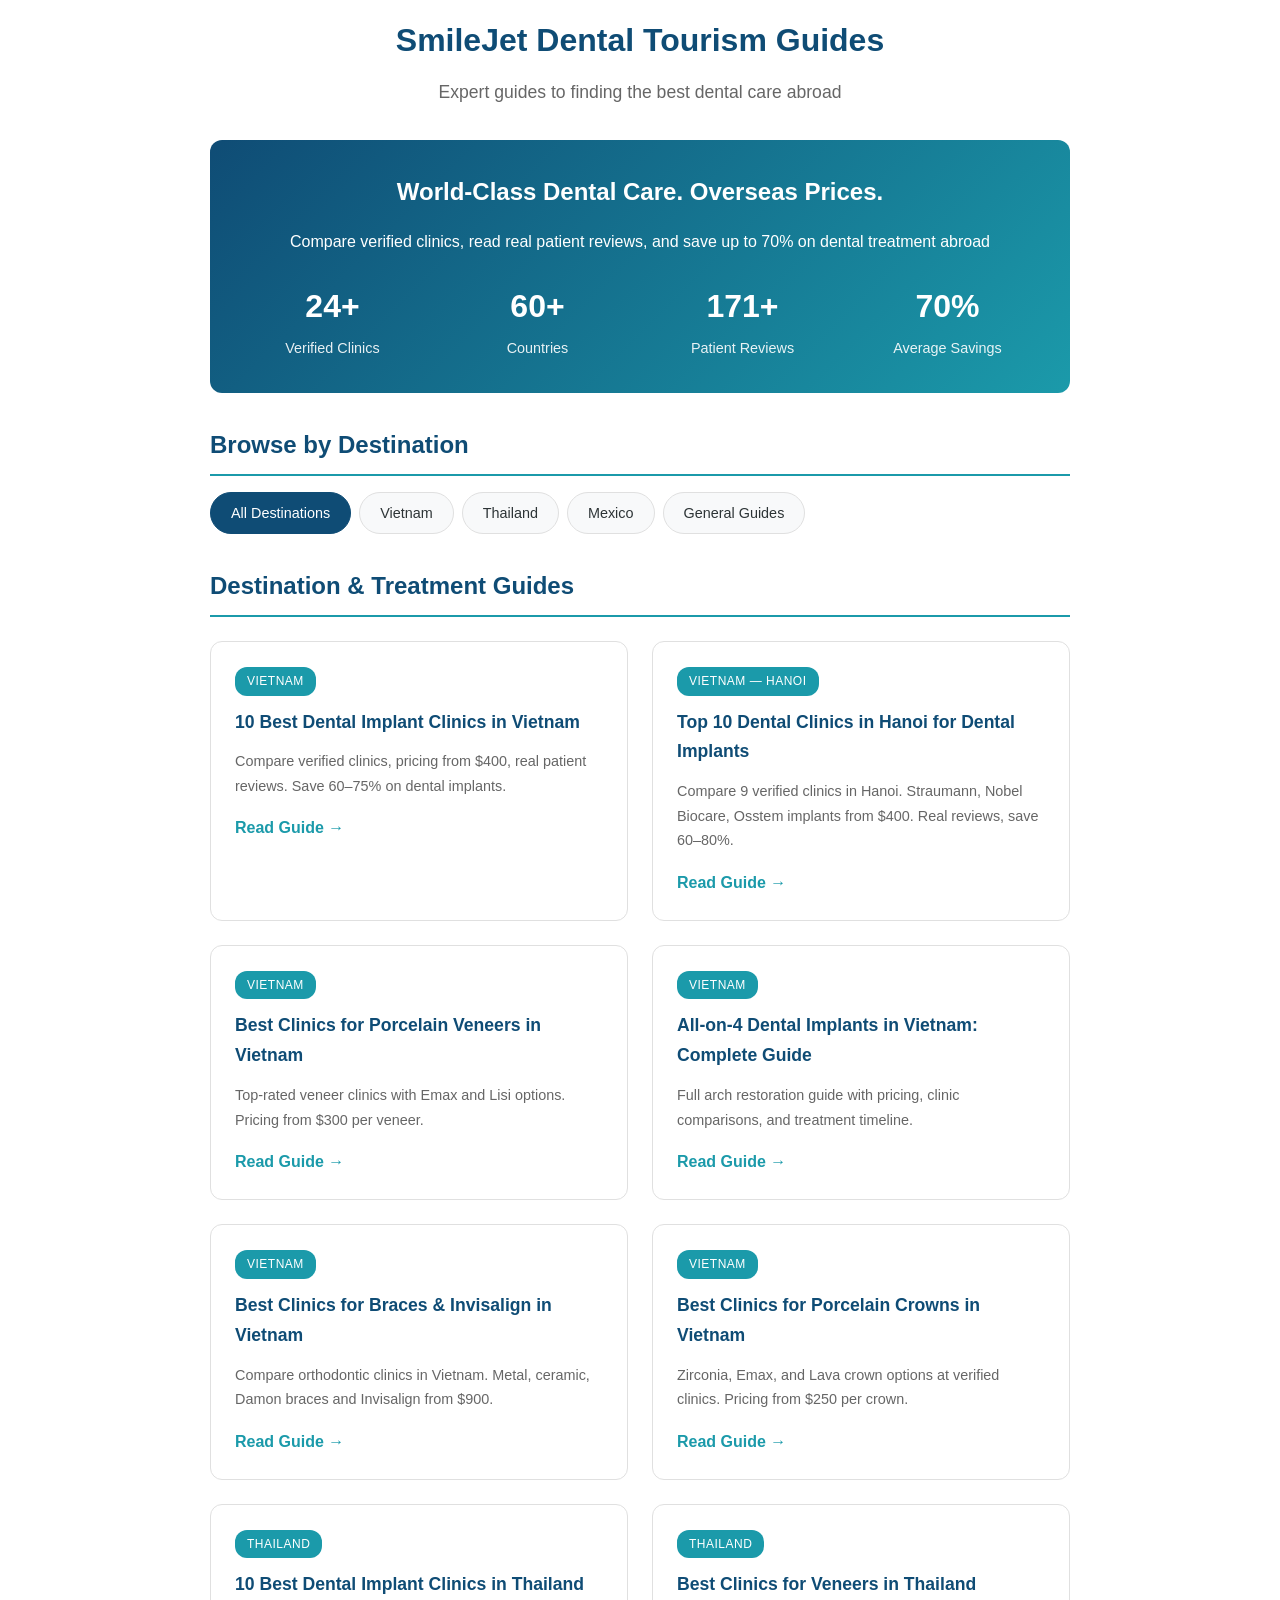
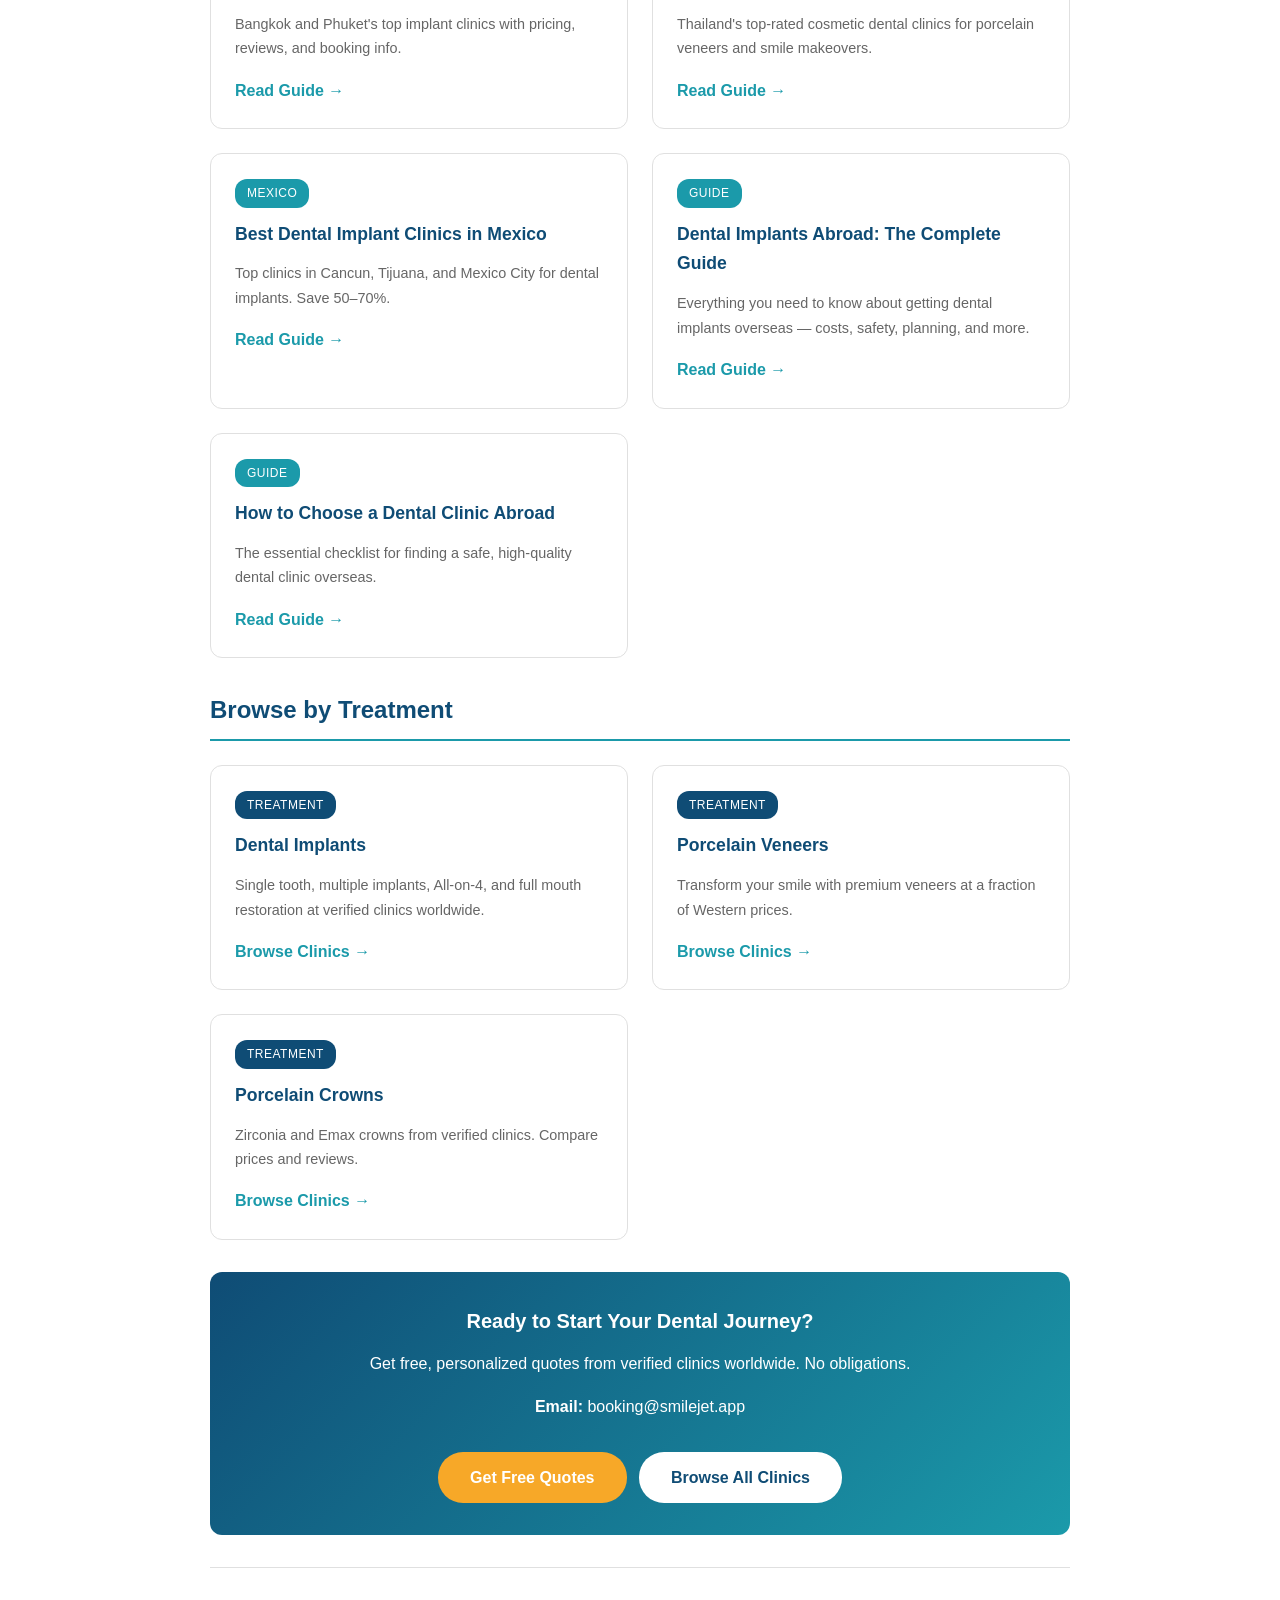
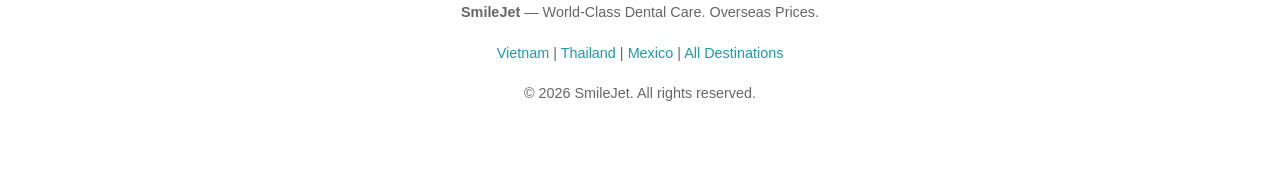
<file: index.html>
<!DOCTYPE html>
<html lang="en">
<head>
    <meta charset="UTF-8">
    <meta name="viewport" content="width=device-width, initial-scale=1.0">
    <title>SmileJet — Dental Tourism Guides, Clinic Reviews & Pricing (2026)</title>
    <meta name="description" content="Compare verified dental clinics worldwide. Expert guides to dental implants, veneers, braces & more abroad. Real patient reviews, transparent pricing, save up to 70%.">
    <meta name="keywords" content="dental tourism, dental clinics abroad, dental implants overseas, SmileJet, dental tourism guides, best dental clinics, dental travel">
    <link rel="canonical" href="https://smilejet.app/guides">

    <!-- Open Graph -->
    <meta property="og:title" content="SmileJet — Dental Tourism Guides & Clinic Reviews">
    <meta property="og:description" content="Compare verified dental clinics worldwide. Expert guides, real reviews, save up to 70%.">
    <meta property="og:type" content="website">
    <meta property="og:url" content="https://smilejet.app/guides">
    <meta property="og:site_name" content="SmileJet">

    <!-- Twitter Card -->
    <meta name="twitter:card" content="summary_large_image">
    <meta name="twitter:title" content="SmileJet — Dental Tourism Guides & Clinic Reviews">
    <meta name="twitter:description" content="Compare verified dental clinics worldwide. Expert guides, real reviews, save up to 70%.">

    <!-- Schema.org: Organization -->
    <script type="application/ld+json">
    {
        "@context": "https://schema.org",
        "@type": "Organization",
        "name": "SmileJet",
        "url": "https://smilejet.app",
        "description": "Dental tourism platform connecting patients with verified clinics worldwide. Compare prices, read real reviews, and book appointments.",
        "email": "booking@smilejet.app"
    }
    </script>

    <link rel="stylesheet" href="css/style.css">
</head>
<body>

<header style="text-align: center; margin-bottom: 2rem;">
    <h1>SmileJet Dental Tourism Guides</h1>
    <p style="font-size: 1.1rem; color: #666;">Expert guides to finding the best dental care abroad</p>
</header>

<div class="hero-box">
    <h2>World-Class Dental Care. Overseas Prices.</h2>
    <p>Compare verified clinics, read real patient reviews, and save up to 70% on dental treatment abroad</p>
    <div class="stats">
        <div class="stat-item">
            <span class="stat-number">24+</span>
            <span class="stat-label">Verified Clinics</span>
        </div>
        <div class="stat-item">
            <span class="stat-number">60+</span>
            <span class="stat-label">Countries</span>
        </div>
        <div class="stat-item">
            <span class="stat-number">171+</span>
            <span class="stat-label">Patient Reviews</span>
        </div>
        <div class="stat-item">
            <span class="stat-number">70%</span>
            <span class="stat-label">Average Savings</span>
        </div>
    </div>
</div>

<section>
    <h2>Browse by Destination</h2>
    <div class="filter-tabs">
        <span class="filter-tab active" onclick="filterArticles('all')">All Destinations</span>
        <span class="filter-tab" onclick="filterArticles('vietnam')">Vietnam</span>
        <span class="filter-tab" onclick="filterArticles('thailand')">Thailand</span>
        <span class="filter-tab" onclick="filterArticles('mexico')">Mexico</span>
        <span class="filter-tab" onclick="filterArticles('guides')">General Guides</span>
    </div>
</section>

<section>
    <h2>Destination & Treatment Guides</h2>
    <div class="article-grid" id="article-grid">

        <!-- Vietnam Articles -->
        <div class="article-card" data-dest="vietnam">
            <span class="category">Vietnam</span>
            <h3>10 Best Dental Implant Clinics in Vietnam</h3>
            <p>Compare verified clinics, pricing from $400, real patient reviews. Save 60–75% on dental implants.</p>
            <a href="articles/vietnam/best-dental-implant-clinics-vietnam.html">Read Guide &#8594;</a>
        </div>

        <div class="article-card" data-dest="vietnam">
            <span class="category">Vietnam — Hanoi</span>
            <h3>Top 10 Dental Clinics in Hanoi for Dental Implants</h3>
            <p>Compare 9 verified clinics in Hanoi. Straumann, Nobel Biocare, Osstem implants from $400. Real reviews, save 60–80%.</p>
            <a href="articles/vietnam/hanoi/top-10-dental-implant-clinics-hanoi.html">Read Guide &#8594;</a>
        </div>

        <!-- Placeholder cards for future articles -->
        <div class="article-card" data-dest="vietnam">
            <span class="category">Vietnam</span>
            <h3>Best Clinics for Porcelain Veneers in Vietnam</h3>
            <p>Top-rated veneer clinics with Emax and Lisi options. Pricing from $300 per veneer.</p>
            <a href="articles/vietnam/best-veneer-clinics-vietnam.html">Read Guide &#8594;</a>
        </div>

        <div class="article-card" data-dest="vietnam">
            <span class="category">Vietnam</span>
            <h3>All-on-4 Dental Implants in Vietnam: Complete Guide</h3>
            <p>Full arch restoration guide with pricing, clinic comparisons, and treatment timeline.</p>
            <a href="articles/vietnam/all-on-4-dental-implants-vietnam.html">Read Guide &#8594;</a>
        </div>

        <div class="article-card" data-dest="vietnam">
            <span class="category">Vietnam</span>
            <h3>Best Clinics for Braces & Invisalign in Vietnam</h3>
            <p>Compare orthodontic clinics in Vietnam. Metal, ceramic, Damon braces and Invisalign from $900.</p>
            <a href="articles/vietnam/best-braces-clinics-vietnam.html">Read Guide &#8594;</a>
        </div>

        <div class="article-card" data-dest="vietnam">
            <span class="category">Vietnam</span>
            <h3>Best Clinics for Porcelain Crowns in Vietnam</h3>
            <p>Zirconia, Emax, and Lava crown options at verified clinics. Pricing from $250 per crown.</p>
            <a href="articles/vietnam/best-crown-clinics-vietnam.html">Read Guide &#8594;</a>
        </div>

        <!-- Thailand Articles -->
        <div class="article-card" data-dest="thailand">
            <span class="category">Thailand</span>
            <h3>10 Best Dental Implant Clinics in Thailand</h3>
            <p>Bangkok and Phuket's top implant clinics with pricing, reviews, and booking info.</p>
            <a href="articles/thailand/best-dental-implant-clinics-thailand.html">Read Guide &#8594;</a>
        </div>

        <div class="article-card" data-dest="thailand">
            <span class="category">Thailand</span>
            <h3>Best Clinics for Veneers in Thailand</h3>
            <p>Thailand's top-rated cosmetic dental clinics for porcelain veneers and smile makeovers.</p>
            <a href="articles/thailand/best-veneer-clinics-thailand.html">Read Guide &#8594;</a>
        </div>

        <!-- Mexico Articles -->
        <div class="article-card" data-dest="mexico">
            <span class="category">Mexico</span>
            <h3>Best Dental Implant Clinics in Mexico</h3>
            <p>Top clinics in Cancun, Tijuana, and Mexico City for dental implants. Save 50–70%.</p>
            <a href="articles/mexico/best-dental-implant-clinics-mexico.html">Read Guide &#8594;</a>
        </div>

        <!-- General Guides -->
        <div class="article-card" data-dest="guides">
            <span class="category">Guide</span>
            <h3>Dental Implants Abroad: The Complete Guide</h3>
            <p>Everything you need to know about getting dental implants overseas — costs, safety, planning, and more.</p>
            <a href="articles/guides/dental-implants-abroad-complete-guide.html">Read Guide &#8594;</a>
        </div>

        <div class="article-card" data-dest="guides">
            <span class="category">Guide</span>
            <h3>How to Choose a Dental Clinic Abroad</h3>
            <p>The essential checklist for finding a safe, high-quality dental clinic overseas.</p>
            <a href="articles/guides/how-to-choose-dental-clinic-abroad.html">Read Guide &#8594;</a>
        </div>

    </div>
</section>

<section>
    <h2>Browse by Treatment</h2>
    <div class="article-grid">
        <div class="article-card">
            <span class="category" style="background: var(--primary-color);">Treatment</span>
            <h3>Dental Implants</h3>
            <p>Single tooth, multiple implants, All-on-4, and full mouth restoration at verified clinics worldwide.</p>
            <a href="https://smilejet.app/treatments/dental-implants">Browse Clinics &#8594;</a>
        </div>
        <div class="article-card">
            <span class="category" style="background: var(--primary-color);">Treatment</span>
            <h3>Porcelain Veneers</h3>
            <p>Transform your smile with premium veneers at a fraction of Western prices.</p>
            <a href="https://smilejet.app/treatments/veneers">Browse Clinics &#8594;</a>
        </div>
        <div class="article-card">
            <span class="category" style="background: var(--primary-color);">Treatment</span>
            <h3>Porcelain Crowns</h3>
            <p>Zirconia and Emax crowns from verified clinics. Compare prices and reviews.</p>
            <a href="https://smilejet.app/treatments/crowns">Browse Clinics &#8594;</a>
        </div>
    </div>
</section>

<div class="cta-box">
    <h3>Ready to Start Your Dental Journey?</h3>
    <p>Get free, personalized quotes from verified clinics worldwide. No obligations.</p>
    <p style="margin-top: 1rem;">
        <strong>Email:</strong> booking@smilejet.app
    </p>
    <a href="https://smilejet.app/quote/request" class="cta-button">Get Free Quotes</a>
    <a href="https://smilejet.app/clinics" class="cta-secondary">Browse All Clinics</a>
</div>

<div class="site-footer">
    <p><strong>SmileJet</strong> — World-Class Dental Care. Overseas Prices.</p>
    <p><a href="https://smilejet.app/destinations/vietnam">Vietnam</a> | <a href="https://smilejet.app/destinations/thailand">Thailand</a> | <a href="https://smilejet.app/destinations/mexico">Mexico</a> | <a href="https://smilejet.app">All Destinations</a></p>
    <p style="margin-top: 0.5rem;">&copy; 2026 SmileJet. All rights reserved.</p>
</div>

<script>
function filterArticles(dest) {
    var cards = document.querySelectorAll('.article-card[data-dest]');
    var tabs = document.querySelectorAll('.filter-tab');

    tabs.forEach(function(tab) { tab.classList.remove('active'); });
    event.target.classList.add('active');

    cards.forEach(function(card) {
        if (dest === 'all' || card.dataset.dest === dest) {
            card.style.display = 'block';
        } else {
            card.style.display = 'none';
        }
    });
}
</script>

</body>
</html>
</file>
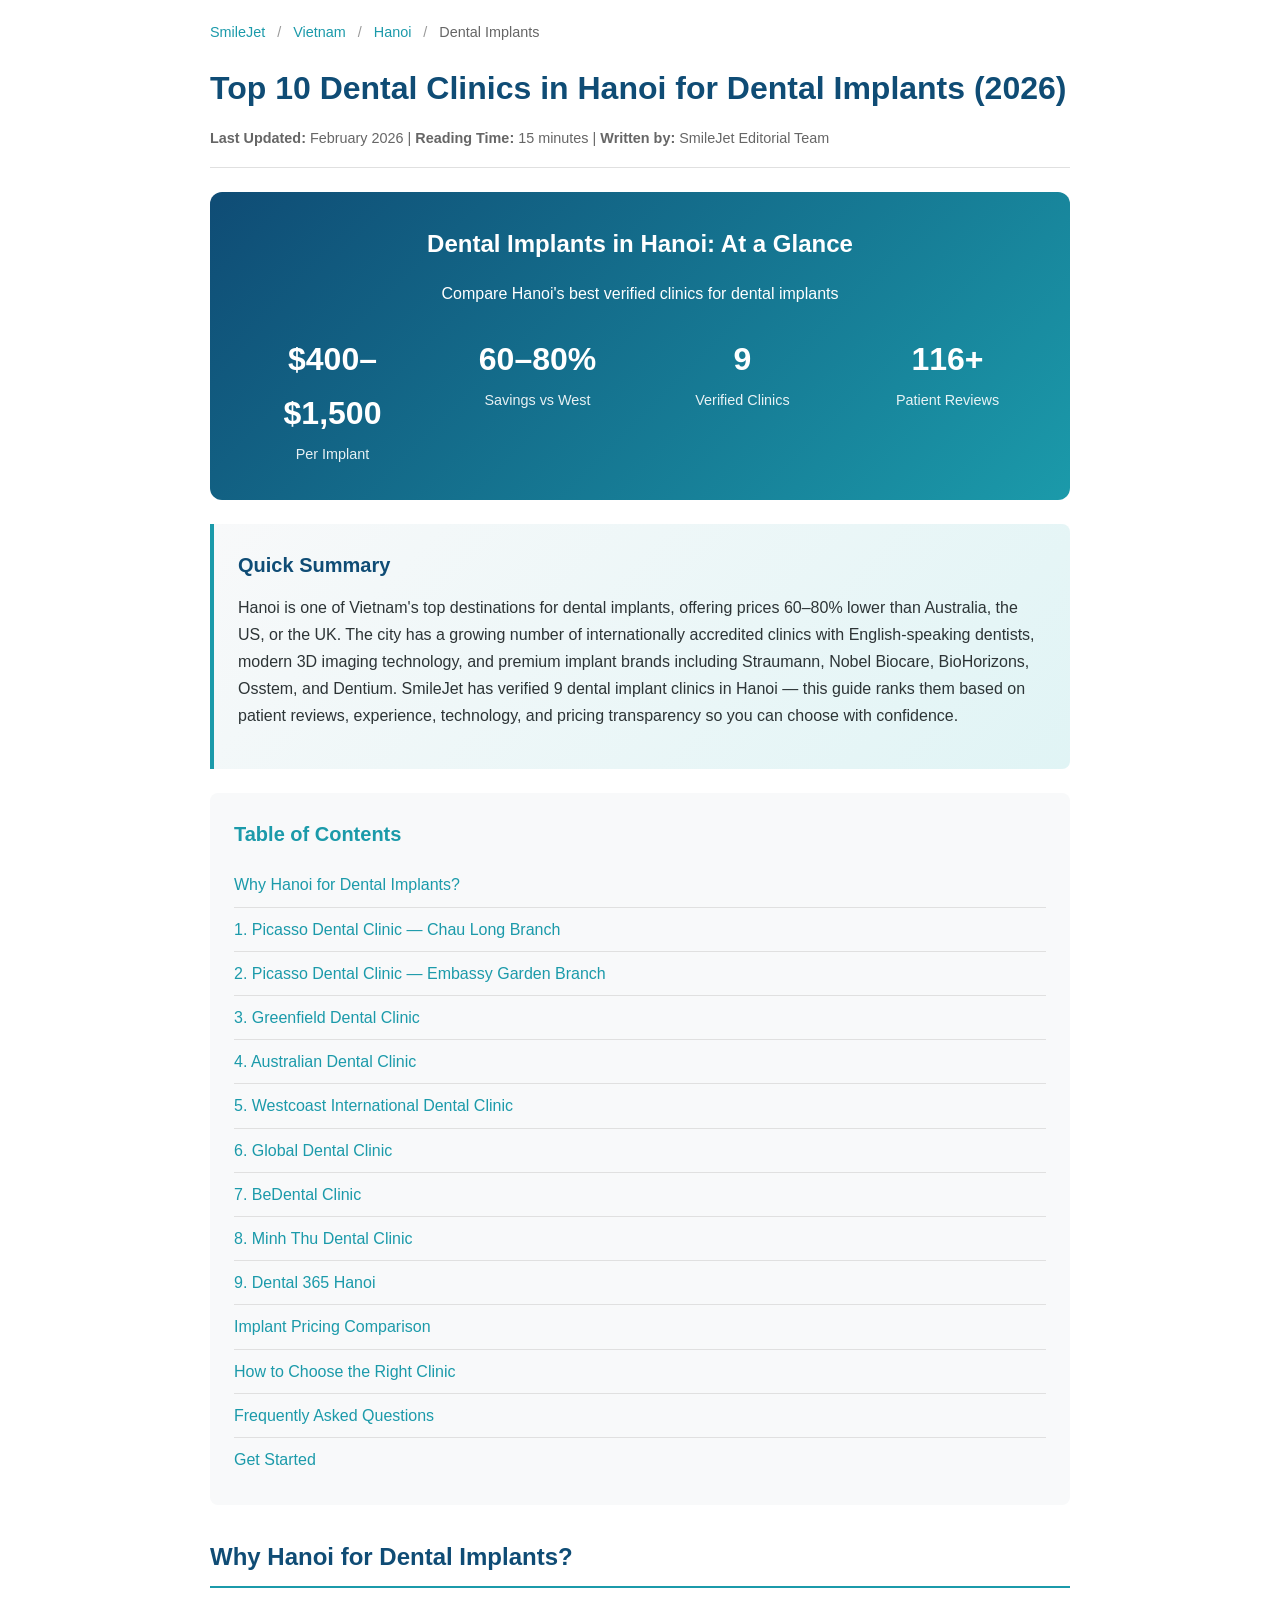
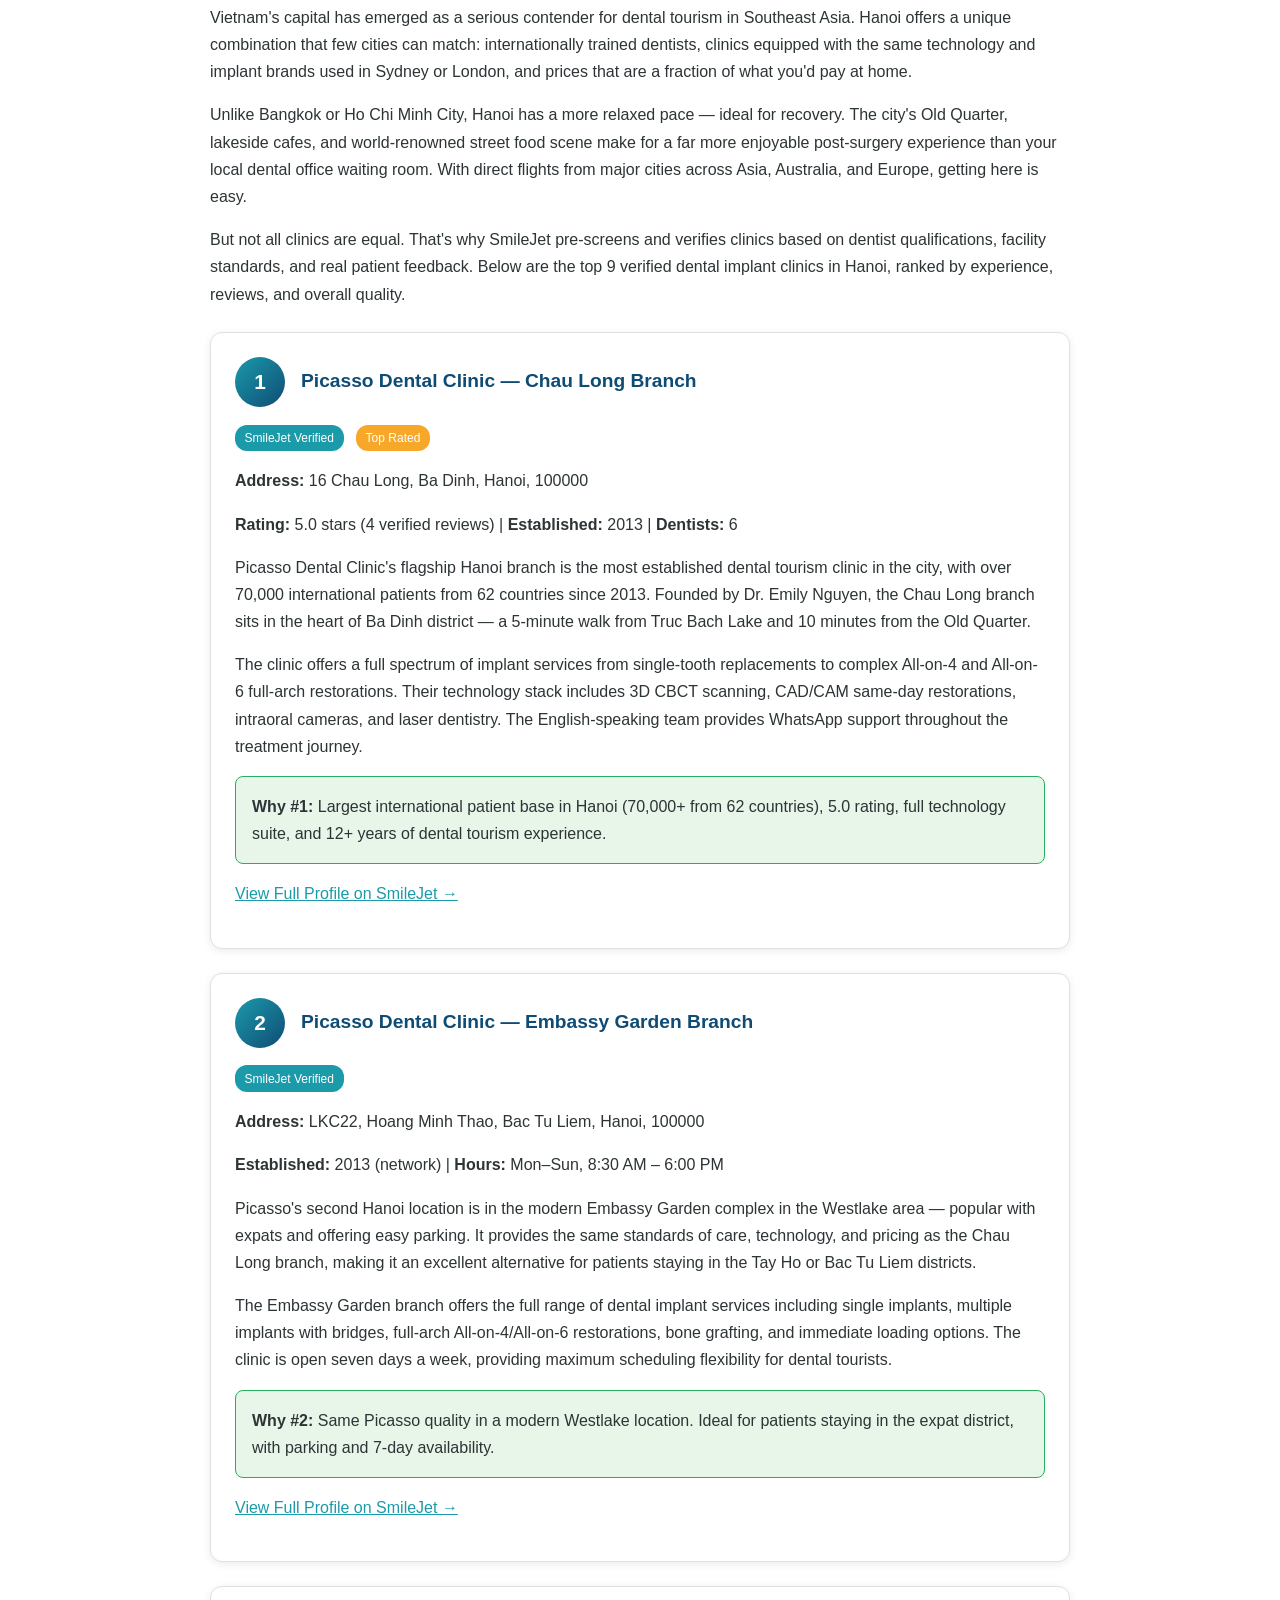
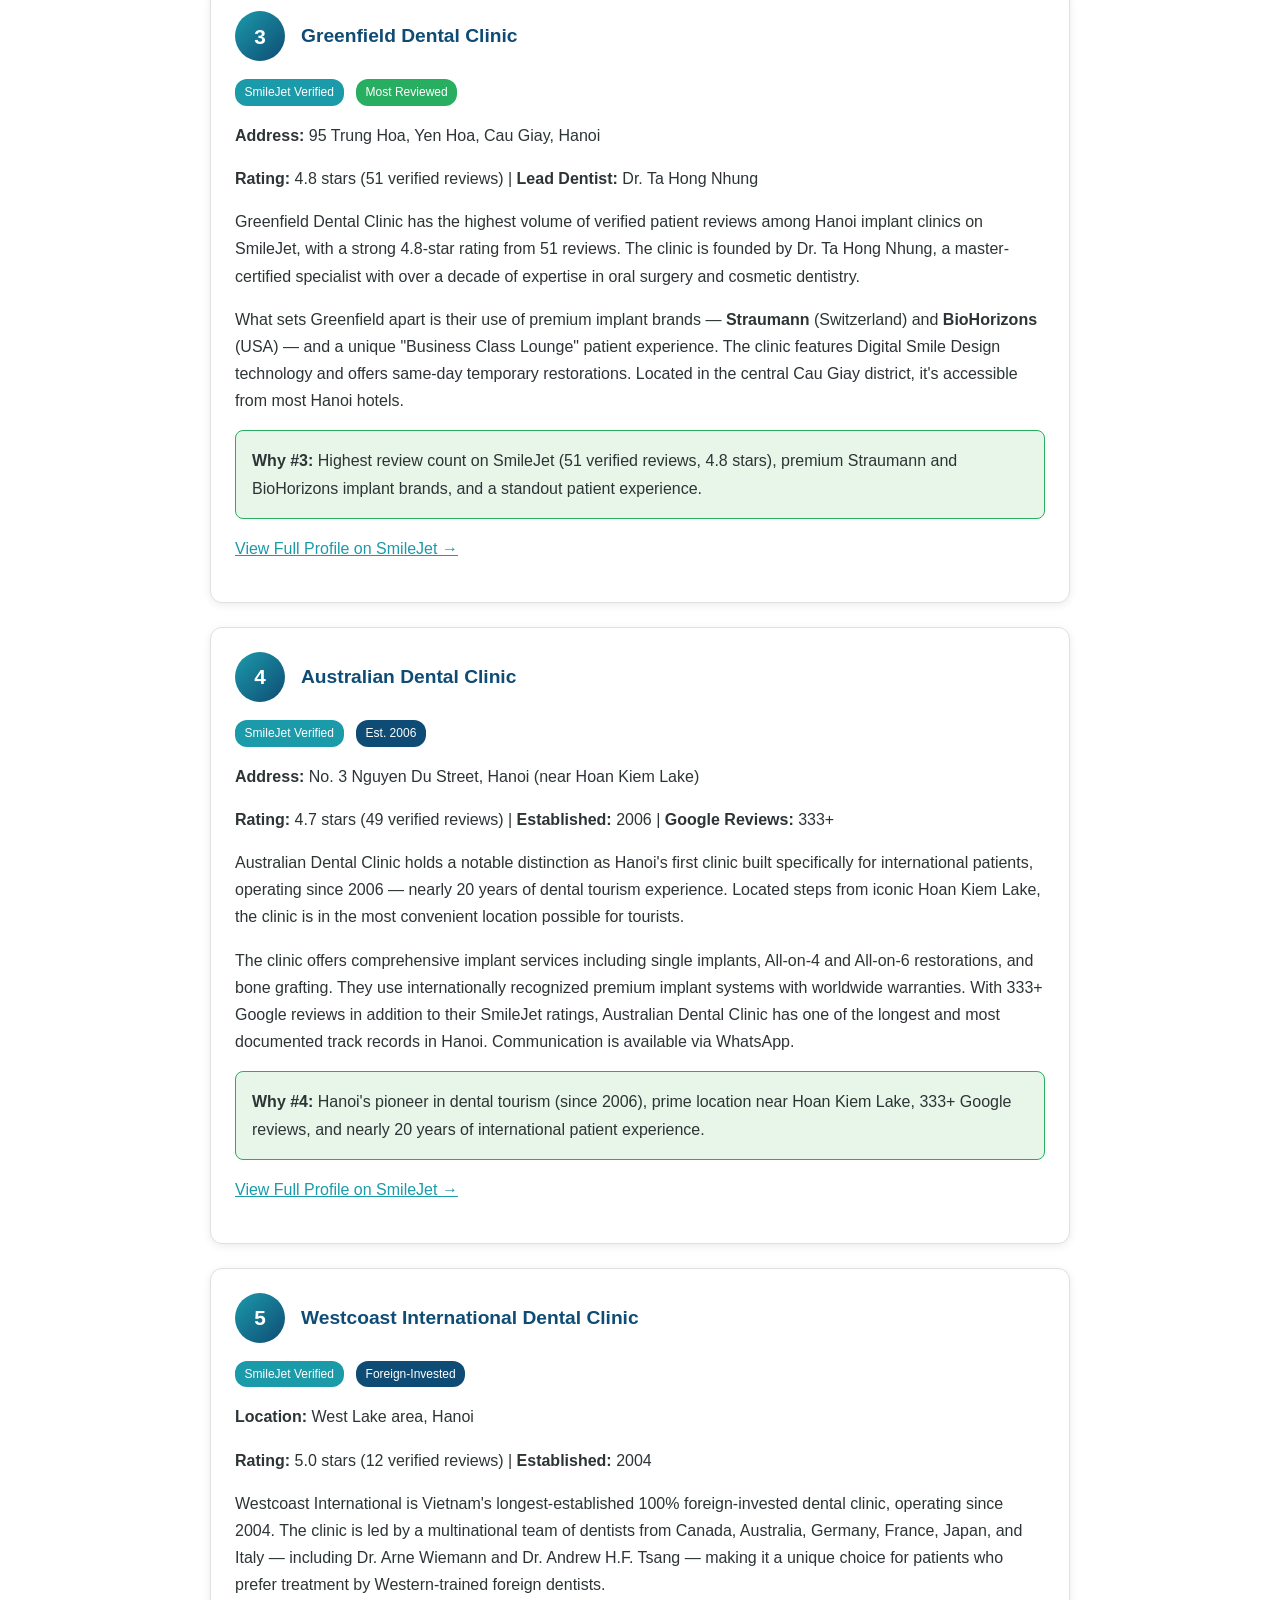
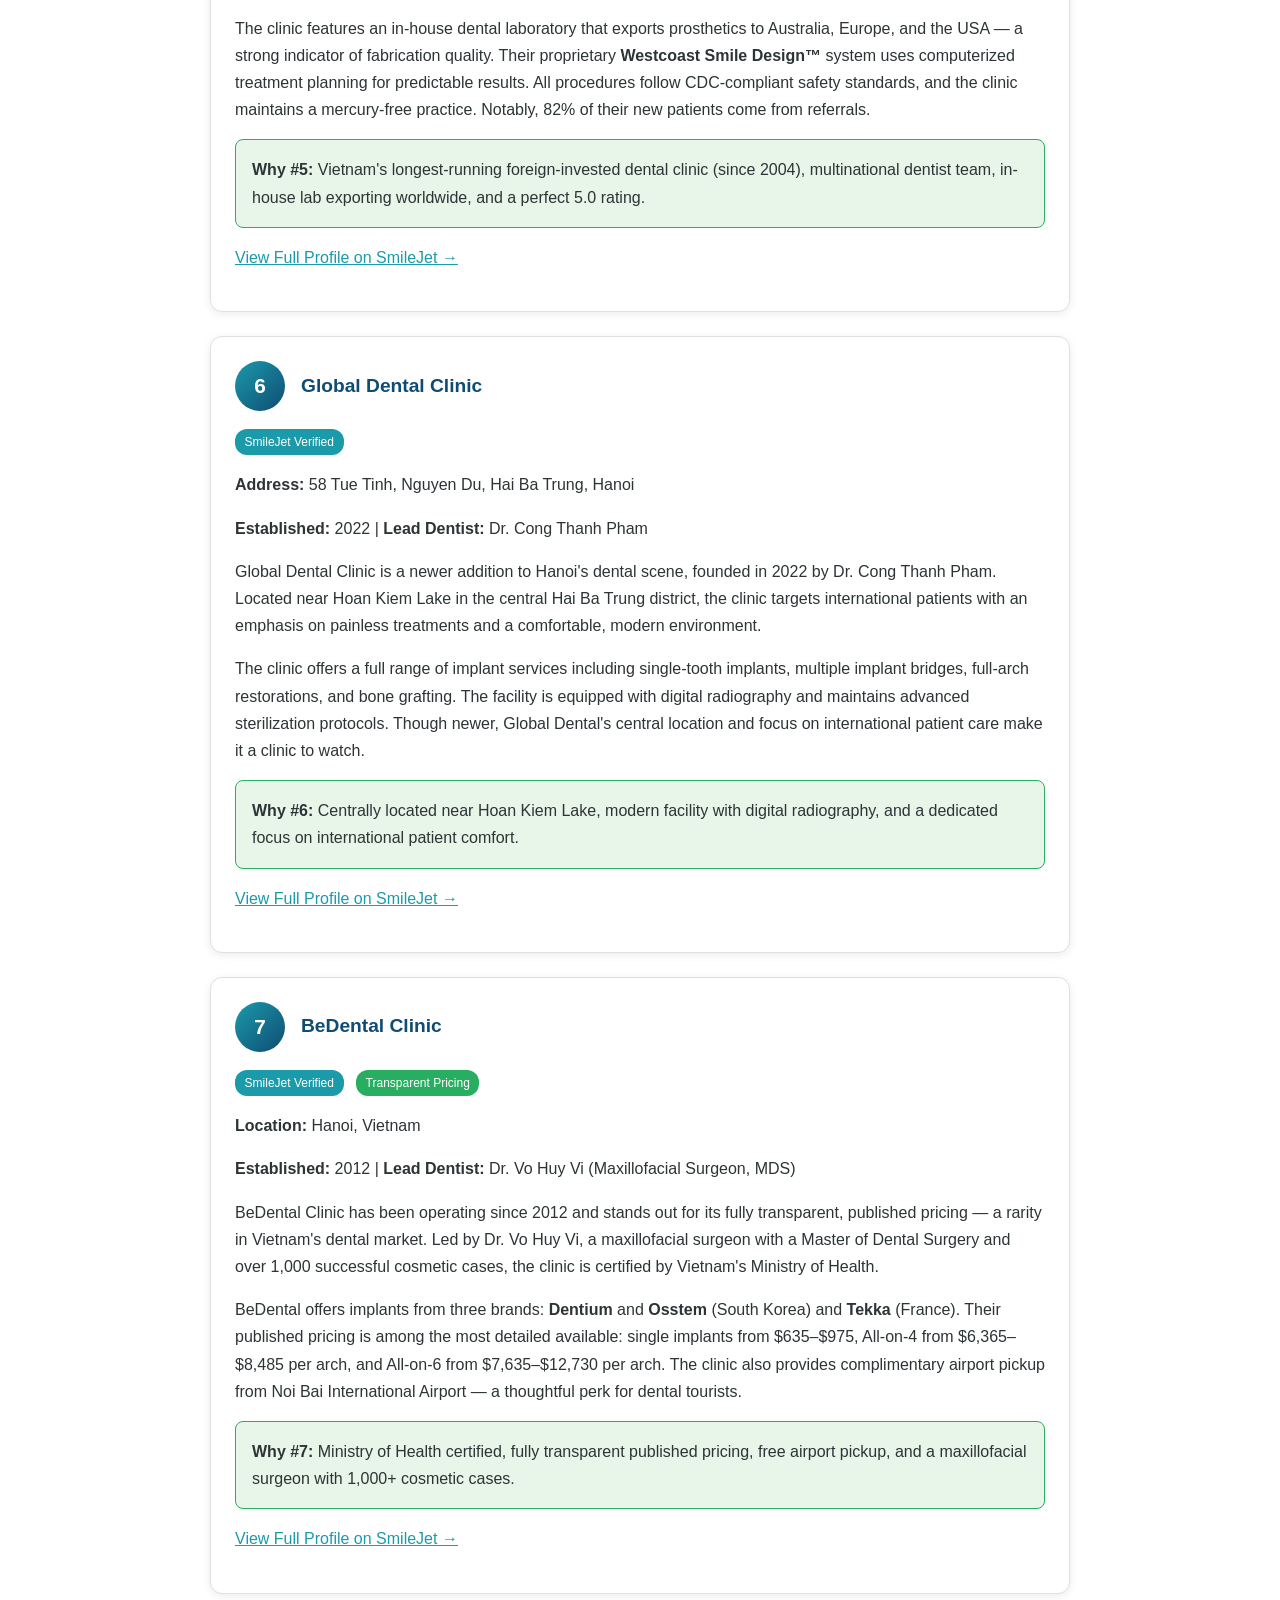
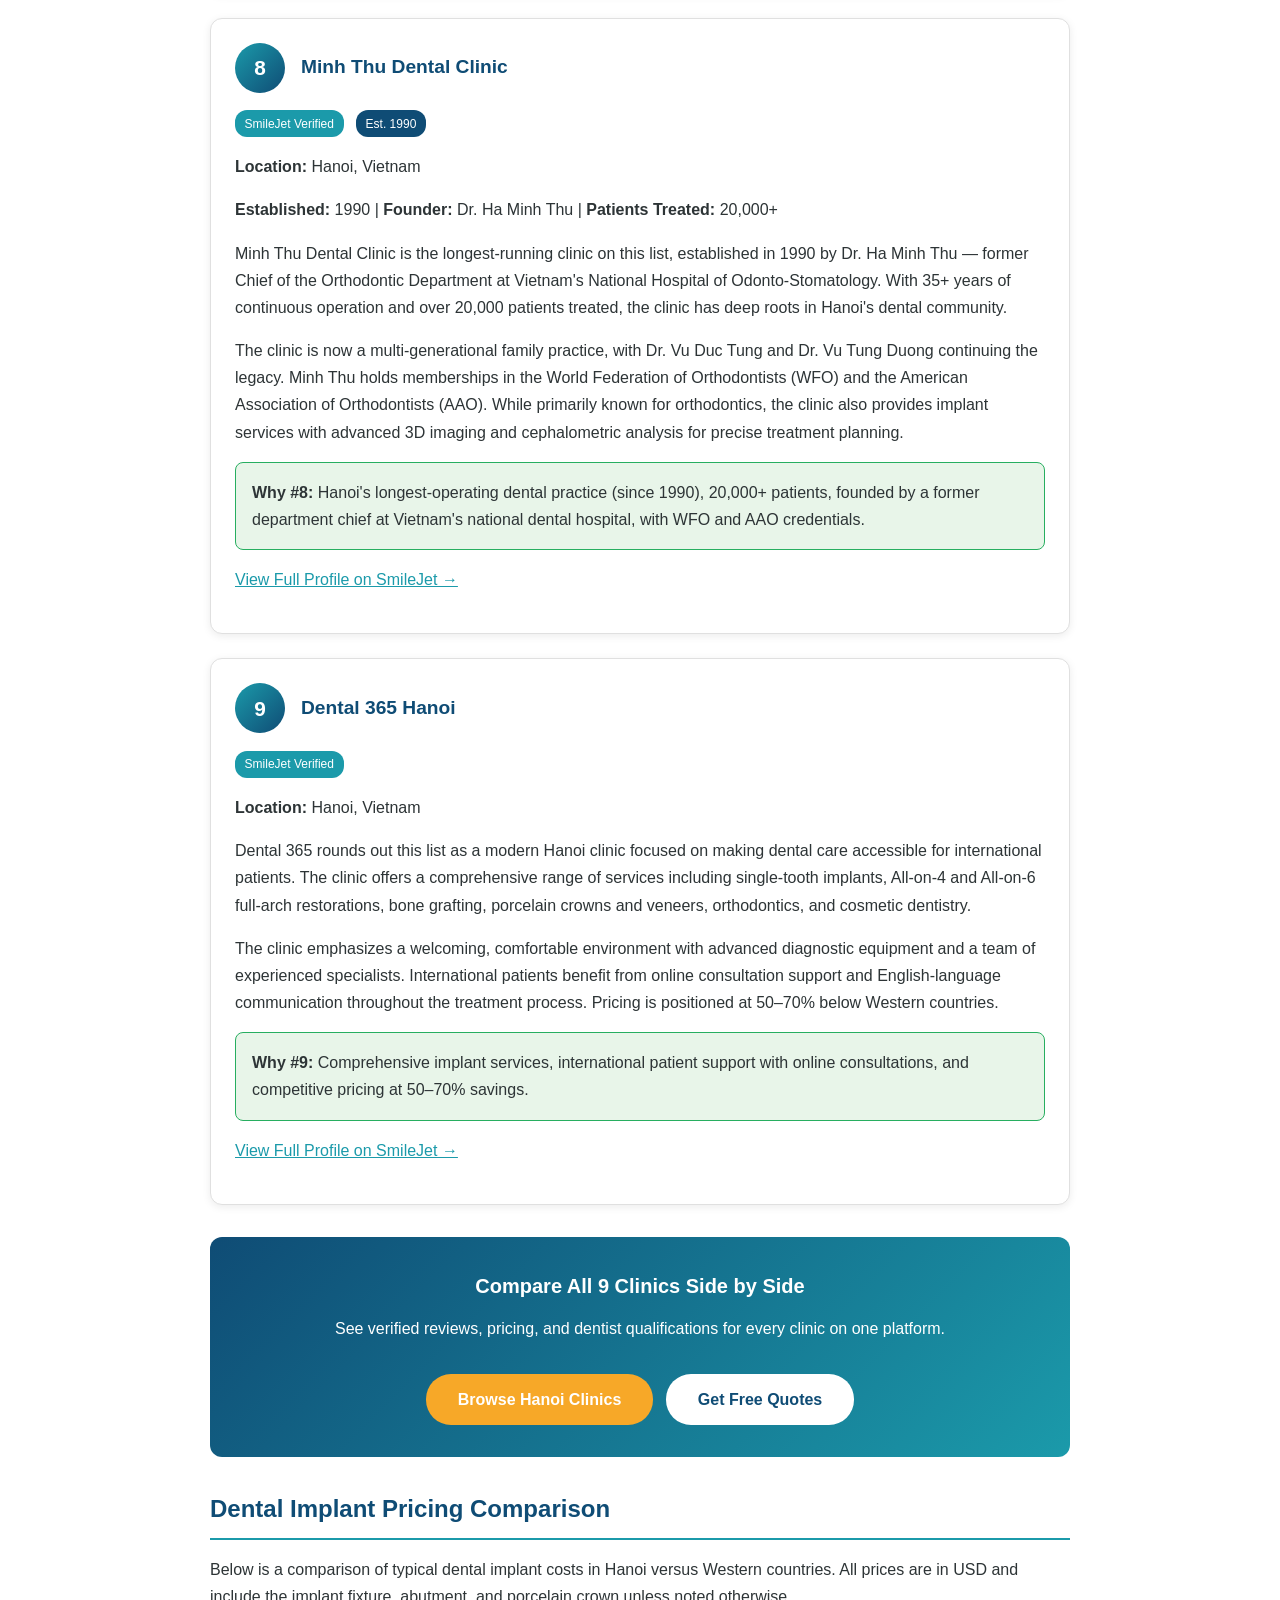
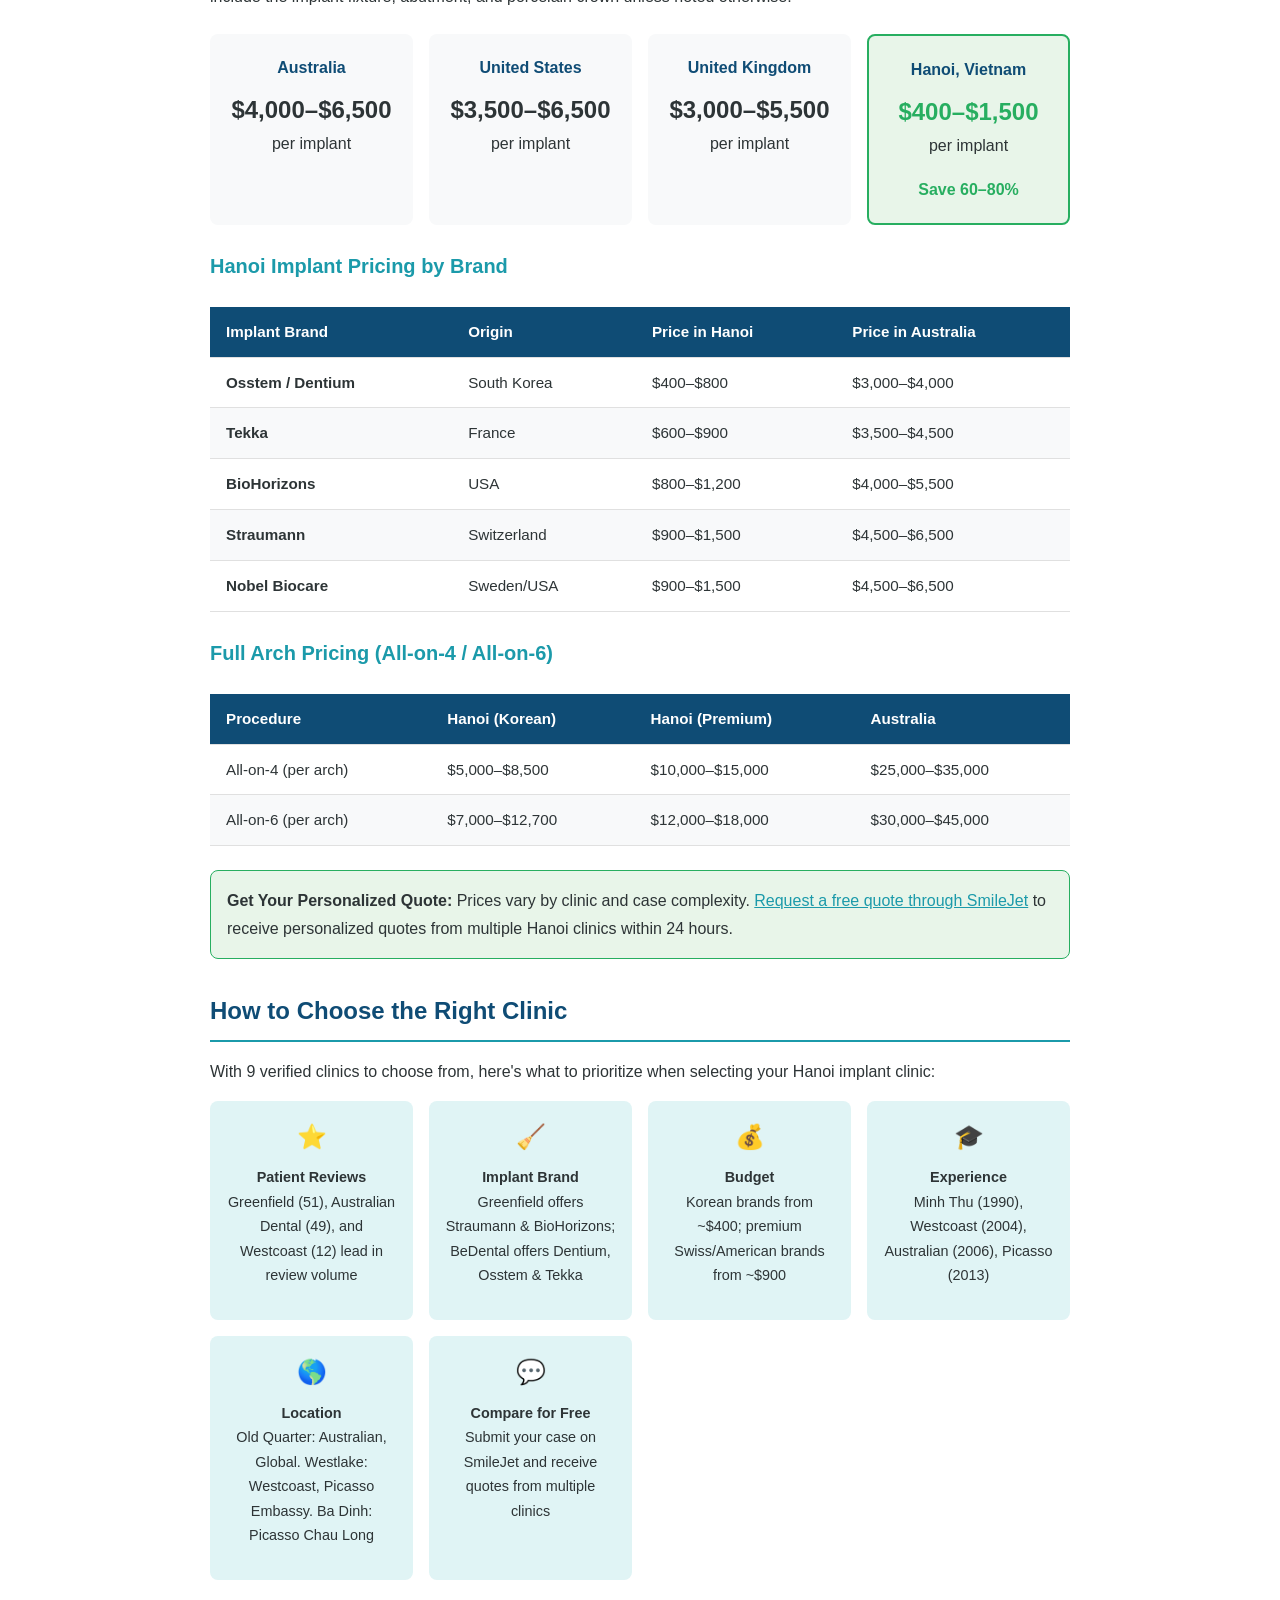
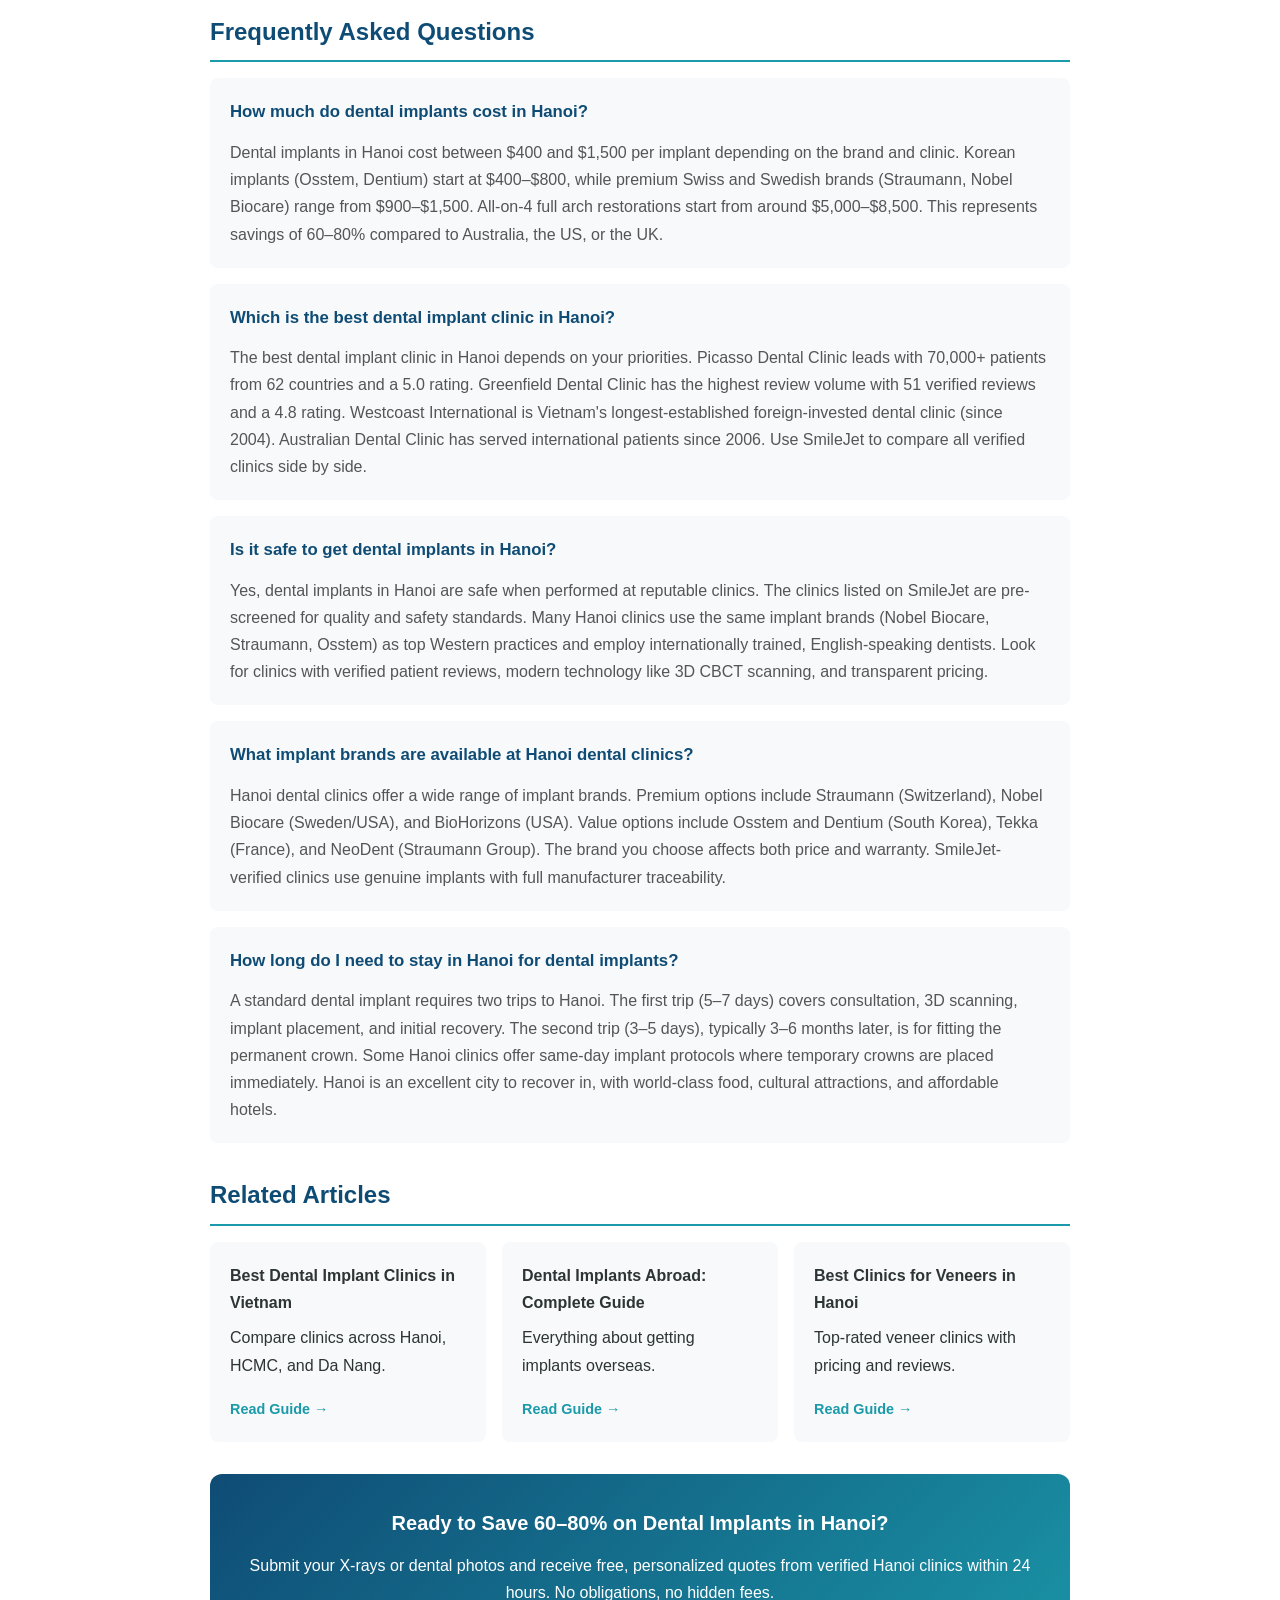
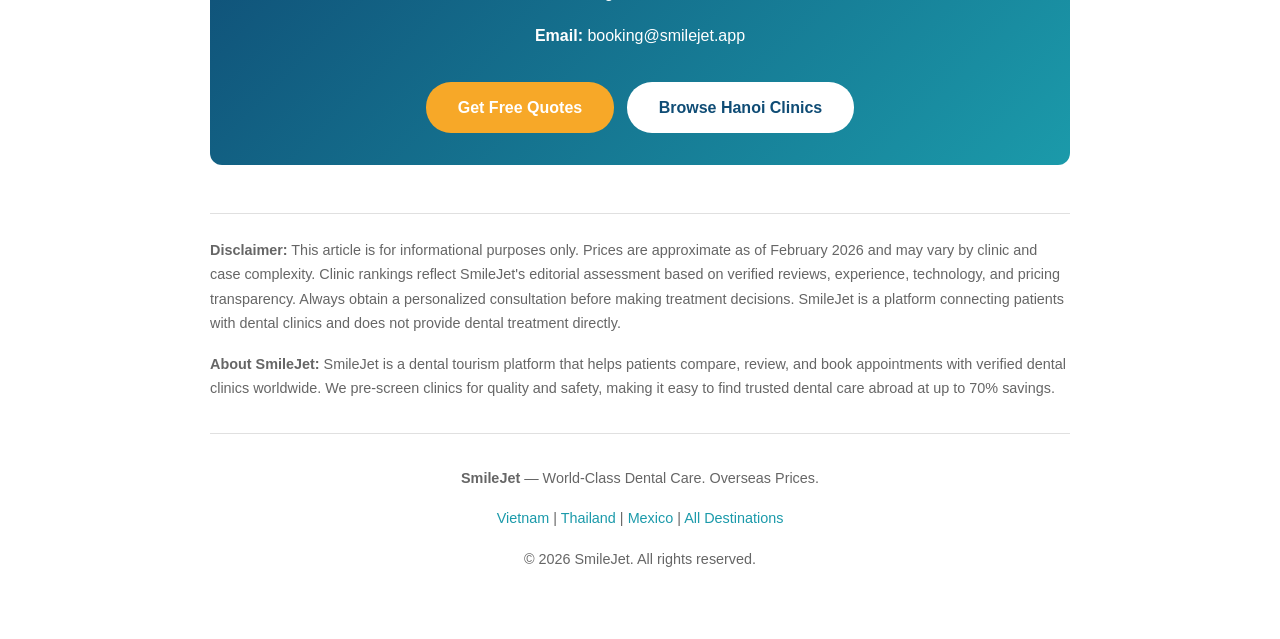
<file: articles/vietnam/hanoi/top-10-dental-implant-clinics-hanoi.html>
<!DOCTYPE html>
<html lang="en">
<head>
    <meta charset="UTF-8">
    <meta name="viewport" content="width=device-width, initial-scale=1.0">
    <title>Top 10 Dental Clinics in Hanoi for Dental Implants (2026) — Verified Reviews & Pricing | SmileJet</title>
    <meta name="description" content="Compare the top 10 dental implant clinics in Hanoi for 2026. Verified patient reviews, implant pricing from $400, save 60-80%. Book through SmileJet.">
    <meta name="keywords" content="dental implants Hanoi, best dental clinics Hanoi, dental tourism Hanoi, dental implant cost Hanoi, Hanoi dentist reviews, dental implants Vietnam, SmileJet Hanoi">
    <link rel="canonical" href="https://smilejet.app/guides/vietnam/hanoi/top-10-dental-implant-clinics-hanoi">

    <!-- Open Graph -->
    <meta property="og:title" content="Top 10 Dental Clinics in Hanoi for Dental Implants (2026)">
    <meta property="og:description" content="Compare verified dental implant clinics in Hanoi. Real patient reviews, transparent pricing from $400, save 60-80%.">
    <meta property="og:type" content="article">
    <meta property="og:url" content="https://smilejet.app/guides/vietnam/hanoi/top-10-dental-implant-clinics-hanoi">
    <meta property="og:site_name" content="SmileJet">

    <!-- Twitter Card -->
    <meta name="twitter:card" content="summary_large_image">
    <meta name="twitter:title" content="Top 10 Dental Clinics in Hanoi for Dental Implants (2026)">
    <meta name="twitter:description" content="Compare verified dental implant clinics in Hanoi. Real reviews, pricing from $400, save 60-80%.">

    <!-- Schema.org: Article -->
    <script type="application/ld+json">
    {
        "@context": "https://schema.org",
        "@type": "Article",
        "headline": "Top 10 Dental Clinics in Hanoi for Dental Implants",
        "description": "A comprehensive guide to the best verified dental implant clinics in Hanoi, Vietnam, with patient reviews, pricing comparisons, and booking information.",
        "datePublished": "2026-02-28",
        "dateModified": "2026-02-28",
        "author": {
            "@type": "Organization",
            "name": "SmileJet",
            "url": "https://smilejet.app"
        },
        "publisher": {
            "@type": "Organization",
            "name": "SmileJet",
            "url": "https://smilejet.app"
        }
    }
    </script>

    <!-- Schema.org: Organization (SmileJet) -->
    <script type="application/ld+json">
    {
        "@context": "https://schema.org",
        "@type": "Organization",
        "name": "SmileJet",
        "url": "https://smilejet.app",
        "description": "Dental tourism platform connecting patients with verified clinics worldwide. Compare prices, read real reviews, and book appointments.",
        "email": "booking@smilejet.app",
        "sameAs": [
            "https://smilejet.app"
        ],
        "serviceType": "Dental Tourism Platform",
        "areaServed": {
            "@type": "Place",
            "name": "Worldwide"
        },
        "aggregateRating": {
            "@type": "AggregateRating",
            "ratingValue": "4.8",
            "reviewCount": "171"
        }
    }
    </script>

    <!-- Schema.org: FAQPage -->
    <script type="application/ld+json">
    {
        "@context": "https://schema.org",
        "@type": "FAQPage",
        "mainEntity": [
            {
                "@type": "Question",
                "name": "How much do dental implants cost in Hanoi?",
                "acceptedAnswer": {
                    "@type": "Answer",
                    "text": "Dental implants in Hanoi cost between $400 and $1,500 per implant depending on the brand and clinic. Korean implants (Osstem, Dentium) start at $400-$800, while premium Swiss and Swedish brands (Straumann, Nobel Biocare) range from $900-$1,500. All-on-4 full arch restorations start from around $5,000-$8,500. This represents savings of 60-80% compared to Australia, the US, or the UK."
                }
            },
            {
                "@type": "Question",
                "name": "Which is the best dental implant clinic in Hanoi?",
                "acceptedAnswer": {
                    "@type": "Answer",
                    "text": "The best dental implant clinic in Hanoi depends on your priorities. Picasso Dental Clinic leads with 70,000+ patients from 62 countries and a 5.0 rating. Greenfield Dental Clinic has the highest review volume with 51 verified reviews and a 4.8 rating. Westcoast International is Vietnam's longest-established foreign-invested dental clinic (since 2004). Australian Dental Clinic has served international patients since 2006. Use SmileJet to compare all verified clinics side by side."
                }
            },
            {
                "@type": "Question",
                "name": "Is it safe to get dental implants in Hanoi?",
                "acceptedAnswer": {
                    "@type": "Answer",
                    "text": "Yes, dental implants in Hanoi are safe when performed at reputable clinics. The clinics listed on SmileJet are pre-screened for quality and safety standards. Many Hanoi clinics use the same implant brands (Nobel Biocare, Straumann, Osstem) as top Western practices and employ internationally trained, English-speaking dentists. Look for clinics with verified patient reviews, modern technology like 3D CBCT scanning, and transparent pricing."
                }
            },
            {
                "@type": "Question",
                "name": "What implant brands are available at Hanoi dental clinics?",
                "acceptedAnswer": {
                    "@type": "Answer",
                    "text": "Hanoi dental clinics offer a wide range of implant brands. Premium options include Straumann (Switzerland), Nobel Biocare (Sweden/USA), and BioHorizons (USA). Value options include Osstem and Dentium (South Korea), Tekka (France), and NeoDent (Straumann Group). The brand you choose affects both price and warranty. SmileJet-verified clinics use genuine implants with full manufacturer traceability."
                }
            },
            {
                "@type": "Question",
                "name": "How long do I need to stay in Hanoi for dental implants?",
                "acceptedAnswer": {
                    "@type": "Answer",
                    "text": "A standard dental implant requires two trips to Hanoi. The first trip (5-7 days) covers consultation, 3D scanning, implant placement, and initial recovery. The second trip (3-5 days), typically 3-6 months later, is for fitting the permanent crown. Some Hanoi clinics offer same-day implant protocols where temporary crowns are placed immediately. Hanoi is an excellent city to recover in, with world-class food, cultural attractions, and affordable hotels."
                }
            }
        ]
    }
    </script>

    <!-- Schema.org: BreadcrumbList -->
    <script type="application/ld+json">
    {
        "@context": "https://schema.org",
        "@type": "BreadcrumbList",
        "itemListElement": [
            {
                "@type": "ListItem",
                "position": 1,
                "name": "SmileJet",
                "item": "https://smilejet.app"
            },
            {
                "@type": "ListItem",
                "position": 2,
                "name": "Vietnam",
                "item": "https://smilejet.app/destinations/vietnam"
            },
            {
                "@type": "ListItem",
                "position": 3,
                "name": "Hanoi Dental Implants",
                "item": "https://smilejet.app/guides/vietnam/hanoi/top-10-dental-implant-clinics-hanoi"
            }
        ]
    }
    </script>

    <link rel="stylesheet" href="../../../css/style.css">
</head>
<body>

<nav style="margin-bottom: 1.5rem; font-size: 0.9rem;">
    <a href="../../../index.html" style="color: var(--secondary-color); text-decoration: none;">SmileJet</a>
    <span style="color: #999; margin: 0 0.5rem;">/</span>
    <a href="../../../index.html#vietnam" style="color: var(--secondary-color); text-decoration: none;">Vietnam</a>
    <span style="color: #999; margin: 0 0.5rem;">/</span>
    <a href="../../../index.html#vietnam" style="color: var(--secondary-color); text-decoration: none;">Hanoi</a>
    <span style="color: #999; margin: 0 0.5rem;">/</span>
    <span style="color: #666;">Dental Implants</span>
</nav>

<article>
    <h1>Top 10 Dental Clinics in Hanoi for Dental Implants (2026)</h1>

    <p class="meta-info">
        <strong>Last Updated:</strong> February 2026 | <strong>Reading Time:</strong> 15 minutes | <strong>Written by:</strong> SmileJet Editorial Team
    </p>

    <div class="hero-box">
        <h2>Dental Implants in Hanoi: At a Glance</h2>
        <p>Compare Hanoi's best verified clinics for dental implants</p>
        <div class="stats">
            <div class="stat-item">
                <span class="stat-number">$400–$1,500</span>
                <span class="stat-label">Per Implant</span>
            </div>
            <div class="stat-item">
                <span class="stat-number">60–80%</span>
                <span class="stat-label">Savings vs West</span>
            </div>
            <div class="stat-item">
                <span class="stat-number">9</span>
                <span class="stat-label">Verified Clinics</span>
            </div>
            <div class="stat-item">
                <span class="stat-number">116+</span>
                <span class="stat-label">Patient Reviews</span>
            </div>
        </div>
    </div>

    <div class="tldr-box">
        <h3>Quick Summary</h3>
        <p>Hanoi is one of Vietnam's top destinations for dental implants, offering prices 60–80% lower than Australia, the US, or the UK. The city has a growing number of internationally accredited clinics with English-speaking dentists, modern 3D imaging technology, and premium implant brands including Straumann, Nobel Biocare, BioHorizons, Osstem, and Dentium. SmileJet has verified 9 dental implant clinics in Hanoi — this guide ranks them based on patient reviews, experience, technology, and pricing transparency so you can choose with confidence.</p>
    </div>

    <nav class="toc">
        <h3>Table of Contents</h3>
        <ul>
            <li><a href="#why-hanoi">Why Hanoi for Dental Implants?</a></li>
            <li><a href="#clinic-1">1. Picasso Dental Clinic — Chau Long Branch</a></li>
            <li><a href="#clinic-2">2. Picasso Dental Clinic — Embassy Garden Branch</a></li>
            <li><a href="#clinic-3">3. Greenfield Dental Clinic</a></li>
            <li><a href="#clinic-4">4. Australian Dental Clinic</a></li>
            <li><a href="#clinic-5">5. Westcoast International Dental Clinic</a></li>
            <li><a href="#clinic-6">6. Global Dental Clinic</a></li>
            <li><a href="#clinic-7">7. BeDental Clinic</a></li>
            <li><a href="#clinic-8">8. Minh Thu Dental Clinic</a></li>
            <li><a href="#clinic-9">9. Dental 365 Hanoi</a></li>
            <li><a href="#pricing">Implant Pricing Comparison</a></li>
            <li><a href="#how-to-choose">How to Choose the Right Clinic</a></li>
            <li><a href="#faq">Frequently Asked Questions</a></li>
            <li><a href="#get-started">Get Started</a></li>
        </ul>
    </nav>

    <!-- Why Hanoi -->
    <section id="why-hanoi">
        <h2>Why Hanoi for Dental Implants?</h2>
        <p>Vietnam's capital has emerged as a serious contender for dental tourism in Southeast Asia. Hanoi offers a unique combination that few cities can match: internationally trained dentists, clinics equipped with the same technology and implant brands used in Sydney or London, and prices that are a fraction of what you'd pay at home.</p>
        <p>Unlike Bangkok or Ho Chi Minh City, Hanoi has a more relaxed pace — ideal for recovery. The city's Old Quarter, lakeside cafes, and world-renowned street food scene make for a far more enjoyable post-surgery experience than your local dental office waiting room. With direct flights from major cities across Asia, Australia, and Europe, getting here is easy.</p>
        <p>But not all clinics are equal. That's why SmileJet pre-screens and verifies clinics based on dentist qualifications, facility standards, and real patient feedback. Below are the top 9 verified dental implant clinics in Hanoi, ranked by experience, reviews, and overall quality.</p>
    </section>

    <!-- Clinic 1: Picasso Chau Long -->
    <section id="clinic-1">
        <div class="reason-card">
            <div class="reason-header">
                <div class="reason-number">1</div>
                <h3 class="reason-title">Picasso Dental Clinic — Chau Long Branch</h3>
            </div>
            <div style="margin-bottom: 1rem;">
                <span class="clinic-badge" style="display:inline-block; background: var(--secondary-color); color:#fff; font-size:0.75rem; padding:0.2rem 0.6rem; border-radius:12px; margin-right:0.5rem;">SmileJet Verified</span>
                <span class="clinic-badge" style="display:inline-block; background: var(--accent-color); color:#fff; font-size:0.75rem; padding:0.2rem 0.6rem; border-radius:12px;">Top Rated</span>
            </div>
            <p><strong>Address:</strong> 16 Chau Long, Ba Dinh, Hanoi, 100000</p>
            <p><strong>Rating:</strong> 5.0 stars (4 verified reviews) | <strong>Established:</strong> 2013 | <strong>Dentists:</strong> 6</p>
            <p>Picasso Dental Clinic's flagship Hanoi branch is the most established dental tourism clinic in the city, with over 70,000 international patients from 62 countries since 2013. Founded by Dr. Emily Nguyen, the Chau Long branch sits in the heart of Ba Dinh district — a 5-minute walk from Truc Bach Lake and 10 minutes from the Old Quarter.</p>
            <p>The clinic offers a full spectrum of implant services from single-tooth replacements to complex All-on-4 and All-on-6 full-arch restorations. Their technology stack includes 3D CBCT scanning, CAD/CAM same-day restorations, intraoral cameras, and laser dentistry. The English-speaking team provides WhatsApp support throughout the treatment journey.</p>
            <div class="highlight-box">
                <strong>Why #1:</strong> Largest international patient base in Hanoi (70,000+ from 62 countries), 5.0 rating, full technology suite, and 12+ years of dental tourism experience.
            </div>
            <p><a href="https://smilejet.app/clinic/picasso-dental-clinic-hanoi-chau-long-branch">View Full Profile on SmileJet &#8594;</a></p>
        </div>
    </section>

    <!-- Clinic 2: Picasso Embassy Garden -->
    <section id="clinic-2">
        <div class="reason-card">
            <div class="reason-header">
                <div class="reason-number">2</div>
                <h3 class="reason-title">Picasso Dental Clinic — Embassy Garden Branch</h3>
            </div>
            <div style="margin-bottom: 1rem;">
                <span class="clinic-badge" style="display:inline-block; background: var(--secondary-color); color:#fff; font-size:0.75rem; padding:0.2rem 0.6rem; border-radius:12px; margin-right:0.5rem;">SmileJet Verified</span>
            </div>
            <p><strong>Address:</strong> LKC22, Hoang Minh Thao, Bac Tu Liem, Hanoi, 100000</p>
            <p><strong>Established:</strong> 2013 (network) | <strong>Hours:</strong> Mon–Sun, 8:30 AM – 6:00 PM</p>
            <p>Picasso's second Hanoi location is in the modern Embassy Garden complex in the Westlake area — popular with expats and offering easy parking. It provides the same standards of care, technology, and pricing as the Chau Long branch, making it an excellent alternative for patients staying in the Tay Ho or Bac Tu Liem districts.</p>
            <p>The Embassy Garden branch offers the full range of dental implant services including single implants, multiple implants with bridges, full-arch All-on-4/All-on-6 restorations, bone grafting, and immediate loading options. The clinic is open seven days a week, providing maximum scheduling flexibility for dental tourists.</p>
            <div class="highlight-box">
                <strong>Why #2:</strong> Same Picasso quality in a modern Westlake location. Ideal for patients staying in the expat district, with parking and 7-day availability.
            </div>
            <p><a href="https://smilejet.app/clinic/picasso-dental-clinic-hanoi-embassy-garden-branch">View Full Profile on SmileJet &#8594;</a></p>
        </div>
    </section>

    <!-- Clinic 3: Greenfield -->
    <section id="clinic-3">
        <div class="reason-card">
            <div class="reason-header">
                <div class="reason-number">3</div>
                <h3 class="reason-title">Greenfield Dental Clinic</h3>
            </div>
            <div style="margin-bottom: 1rem;">
                <span class="clinic-badge" style="display:inline-block; background: var(--secondary-color); color:#fff; font-size:0.75rem; padding:0.2rem 0.6rem; border-radius:12px; margin-right:0.5rem;">SmileJet Verified</span>
                <span class="clinic-badge" style="display:inline-block; background: var(--success-color); color:#fff; font-size:0.75rem; padding:0.2rem 0.6rem; border-radius:12px;">Most Reviewed</span>
            </div>
            <p><strong>Address:</strong> 95 Trung Hoa, Yen Hoa, Cau Giay, Hanoi</p>
            <p><strong>Rating:</strong> 4.8 stars (51 verified reviews) | <strong>Lead Dentist:</strong> Dr. Ta Hong Nhung</p>
            <p>Greenfield Dental Clinic has the highest volume of verified patient reviews among Hanoi implant clinics on SmileJet, with a strong 4.8-star rating from 51 reviews. The clinic is founded by Dr. Ta Hong Nhung, a master-certified specialist with over a decade of expertise in oral surgery and cosmetic dentistry.</p>
            <p>What sets Greenfield apart is their use of premium implant brands — <strong>Straumann</strong> (Switzerland) and <strong>BioHorizons</strong> (USA) — and a unique "Business Class Lounge" patient experience. The clinic features Digital Smile Design technology and offers same-day temporary restorations. Located in the central Cau Giay district, it's accessible from most Hanoi hotels.</p>
            <div class="highlight-box">
                <strong>Why #3:</strong> Highest review count on SmileJet (51 verified reviews, 4.8 stars), premium Straumann and BioHorizons implant brands, and a standout patient experience.
            </div>
            <p><a href="https://smilejet.app/clinic/greenfield-dental-clinic-hanoi">View Full Profile on SmileJet &#8594;</a></p>
        </div>
    </section>

    <!-- Clinic 4: Australian Dental -->
    <section id="clinic-4">
        <div class="reason-card">
            <div class="reason-header">
                <div class="reason-number">4</div>
                <h3 class="reason-title">Australian Dental Clinic</h3>
            </div>
            <div style="margin-bottom: 1rem;">
                <span class="clinic-badge" style="display:inline-block; background: var(--secondary-color); color:#fff; font-size:0.75rem; padding:0.2rem 0.6rem; border-radius:12px; margin-right:0.5rem;">SmileJet Verified</span>
                <span class="clinic-badge" style="display:inline-block; background: var(--primary-color); color:#fff; font-size:0.75rem; padding:0.2rem 0.6rem; border-radius:12px;">Est. 2006</span>
            </div>
            <p><strong>Address:</strong> No. 3 Nguyen Du Street, Hanoi (near Hoan Kiem Lake)</p>
            <p><strong>Rating:</strong> 4.7 stars (49 verified reviews) | <strong>Established:</strong> 2006 | <strong>Google Reviews:</strong> 333+</p>
            <p>Australian Dental Clinic holds a notable distinction as Hanoi's first clinic built specifically for international patients, operating since 2006 — nearly 20 years of dental tourism experience. Located steps from iconic Hoan Kiem Lake, the clinic is in the most convenient location possible for tourists.</p>
            <p>The clinic offers comprehensive implant services including single implants, All-on-4 and All-on-6 restorations, and bone grafting. They use internationally recognized premium implant systems with worldwide warranties. With 333+ Google reviews in addition to their SmileJet ratings, Australian Dental Clinic has one of the longest and most documented track records in Hanoi. Communication is available via WhatsApp.</p>
            <div class="highlight-box">
                <strong>Why #4:</strong> Hanoi's pioneer in dental tourism (since 2006), prime location near Hoan Kiem Lake, 333+ Google reviews, and nearly 20 years of international patient experience.
            </div>
            <p><a href="https://smilejet.app/clinic/australian-dental-clinic-hanoi">View Full Profile on SmileJet &#8594;</a></p>
        </div>
    </section>

    <!-- Clinic 5: Westcoast -->
    <section id="clinic-5">
        <div class="reason-card">
            <div class="reason-header">
                <div class="reason-number">5</div>
                <h3 class="reason-title">Westcoast International Dental Clinic</h3>
            </div>
            <div style="margin-bottom: 1rem;">
                <span class="clinic-badge" style="display:inline-block; background: var(--secondary-color); color:#fff; font-size:0.75rem; padding:0.2rem 0.6rem; border-radius:12px; margin-right:0.5rem;">SmileJet Verified</span>
                <span class="clinic-badge" style="display:inline-block; background: var(--primary-color); color:#fff; font-size:0.75rem; padding:0.2rem 0.6rem; border-radius:12px;">Foreign-Invested</span>
            </div>
            <p><strong>Location:</strong> West Lake area, Hanoi</p>
            <p><strong>Rating:</strong> 5.0 stars (12 verified reviews) | <strong>Established:</strong> 2004</p>
            <p>Westcoast International is Vietnam's longest-established 100% foreign-invested dental clinic, operating since 2004. The clinic is led by a multinational team of dentists from Canada, Australia, Germany, France, Japan, and Italy — including Dr. Arne Wiemann and Dr. Andrew H.F. Tsang — making it a unique choice for patients who prefer treatment by Western-trained foreign dentists.</p>
            <p>The clinic features an in-house dental laboratory that exports prosthetics to Australia, Europe, and the USA — a strong indicator of fabrication quality. Their proprietary <strong>Westcoast Smile Design&trade;</strong> system uses computerized treatment planning for predictable results. All procedures follow CDC-compliant safety standards, and the clinic maintains a mercury-free practice. Notably, 82% of their new patients come from referrals.</p>
            <div class="highlight-box">
                <strong>Why #5:</strong> Vietnam's longest-running foreign-invested dental clinic (since 2004), multinational dentist team, in-house lab exporting worldwide, and a perfect 5.0 rating.
            </div>
            <p><a href="https://smilejet.app/clinic/westcoast-international-dental-clinic-west-lake-hanoi">View Full Profile on SmileJet &#8594;</a></p>
        </div>
    </section>

    <!-- Clinic 6: Global Dental -->
    <section id="clinic-6">
        <div class="reason-card">
            <div class="reason-header">
                <div class="reason-number">6</div>
                <h3 class="reason-title">Global Dental Clinic</h3>
            </div>
            <div style="margin-bottom: 1rem;">
                <span class="clinic-badge" style="display:inline-block; background: var(--secondary-color); color:#fff; font-size:0.75rem; padding:0.2rem 0.6rem; border-radius:12px;">SmileJet Verified</span>
            </div>
            <p><strong>Address:</strong> 58 Tue Tinh, Nguyen Du, Hai Ba Trung, Hanoi</p>
            <p><strong>Established:</strong> 2022 | <strong>Lead Dentist:</strong> Dr. Cong Thanh Pham</p>
            <p>Global Dental Clinic is a newer addition to Hanoi's dental scene, founded in 2022 by Dr. Cong Thanh Pham. Located near Hoan Kiem Lake in the central Hai Ba Trung district, the clinic targets international patients with an emphasis on painless treatments and a comfortable, modern environment.</p>
            <p>The clinic offers a full range of implant services including single-tooth implants, multiple implant bridges, full-arch restorations, and bone grafting. The facility is equipped with digital radiography and maintains advanced sterilization protocols. Though newer, Global Dental's central location and focus on international patient care make it a clinic to watch.</p>
            <div class="highlight-box">
                <strong>Why #6:</strong> Centrally located near Hoan Kiem Lake, modern facility with digital radiography, and a dedicated focus on international patient comfort.
            </div>
            <p><a href="https://smilejet.app/clinic/global-dental-clinic-hanoi">View Full Profile on SmileJet &#8594;</a></p>
        </div>
    </section>

    <!-- Clinic 7: BeDental -->
    <section id="clinic-7">
        <div class="reason-card">
            <div class="reason-header">
                <div class="reason-number">7</div>
                <h3 class="reason-title">BeDental Clinic</h3>
            </div>
            <div style="margin-bottom: 1rem;">
                <span class="clinic-badge" style="display:inline-block; background: var(--secondary-color); color:#fff; font-size:0.75rem; padding:0.2rem 0.6rem; border-radius:12px; margin-right:0.5rem;">SmileJet Verified</span>
                <span class="clinic-badge" style="display:inline-block; background: var(--success-color); color:#fff; font-size:0.75rem; padding:0.2rem 0.6rem; border-radius:12px;">Transparent Pricing</span>
            </div>
            <p><strong>Location:</strong> Hanoi, Vietnam</p>
            <p><strong>Established:</strong> 2012 | <strong>Lead Dentist:</strong> Dr. Vo Huy Vi (Maxillofacial Surgeon, MDS)</p>
            <p>BeDental Clinic has been operating since 2012 and stands out for its fully transparent, published pricing — a rarity in Vietnam's dental market. Led by Dr. Vo Huy Vi, a maxillofacial surgeon with a Master of Dental Surgery and over 1,000 successful cosmetic cases, the clinic is certified by Vietnam's Ministry of Health.</p>
            <p>BeDental offers implants from three brands: <strong>Dentium</strong> and <strong>Osstem</strong> (South Korea) and <strong>Tekka</strong> (France). Their published pricing is among the most detailed available: single implants from $635–$975, All-on-4 from $6,365–$8,485 per arch, and All-on-6 from $7,635–$12,730 per arch. The clinic also provides complimentary airport pickup from Noi Bai International Airport — a thoughtful perk for dental tourists.</p>
            <div class="highlight-box">
                <strong>Why #7:</strong> Ministry of Health certified, fully transparent published pricing, free airport pickup, and a maxillofacial surgeon with 1,000+ cosmetic cases.
            </div>
            <p><a href="https://smilejet.app/clinic/bedental-clinic-hanoi">View Full Profile on SmileJet &#8594;</a></p>
        </div>
    </section>

    <!-- Clinic 8: Minh Thu -->
    <section id="clinic-8">
        <div class="reason-card">
            <div class="reason-header">
                <div class="reason-number">8</div>
                <h3 class="reason-title">Minh Thu Dental Clinic</h3>
            </div>
            <div style="margin-bottom: 1rem;">
                <span class="clinic-badge" style="display:inline-block; background: var(--secondary-color); color:#fff; font-size:0.75rem; padding:0.2rem 0.6rem; border-radius:12px; margin-right:0.5rem;">SmileJet Verified</span>
                <span class="clinic-badge" style="display:inline-block; background: var(--primary-color); color:#fff; font-size:0.75rem; padding:0.2rem 0.6rem; border-radius:12px;">Est. 1990</span>
            </div>
            <p><strong>Location:</strong> Hanoi, Vietnam</p>
            <p><strong>Established:</strong> 1990 | <strong>Founder:</strong> Dr. Ha Minh Thu | <strong>Patients Treated:</strong> 20,000+</p>
            <p>Minh Thu Dental Clinic is the longest-running clinic on this list, established in 1990 by Dr. Ha Minh Thu — former Chief of the Orthodontic Department at Vietnam's National Hospital of Odonto-Stomatology. With 35+ years of continuous operation and over 20,000 patients treated, the clinic has deep roots in Hanoi's dental community.</p>
            <p>The clinic is now a multi-generational family practice, with Dr. Vu Duc Tung and Dr. Vu Tung Duong continuing the legacy. Minh Thu holds memberships in the World Federation of Orthodontists (WFO) and the American Association of Orthodontists (AAO). While primarily known for orthodontics, the clinic also provides implant services with advanced 3D imaging and cephalometric analysis for precise treatment planning.</p>
            <div class="highlight-box">
                <strong>Why #8:</strong> Hanoi's longest-operating dental practice (since 1990), 20,000+ patients, founded by a former department chief at Vietnam's national dental hospital, with WFO and AAO credentials.
            </div>
            <p><a href="https://smilejet.app/clinic/minh-thu-dental-clinic">View Full Profile on SmileJet &#8594;</a></p>
        </div>
    </section>

    <!-- Clinic 9: Dental 365 -->
    <section id="clinic-9">
        <div class="reason-card">
            <div class="reason-header">
                <div class="reason-number">9</div>
                <h3 class="reason-title">Dental 365 Hanoi</h3>
            </div>
            <div style="margin-bottom: 1rem;">
                <span class="clinic-badge" style="display:inline-block; background: var(--secondary-color); color:#fff; font-size:0.75rem; padding:0.2rem 0.6rem; border-radius:12px;">SmileJet Verified</span>
            </div>
            <p><strong>Location:</strong> Hanoi, Vietnam</p>
            <p>Dental 365 rounds out this list as a modern Hanoi clinic focused on making dental care accessible for international patients. The clinic offers a comprehensive range of services including single-tooth implants, All-on-4 and All-on-6 full-arch restorations, bone grafting, porcelain crowns and veneers, orthodontics, and cosmetic dentistry.</p>
            <p>The clinic emphasizes a welcoming, comfortable environment with advanced diagnostic equipment and a team of experienced specialists. International patients benefit from online consultation support and English-language communication throughout the treatment process. Pricing is positioned at 50–70% below Western countries.</p>
            <div class="highlight-box">
                <strong>Why #9:</strong> Comprehensive implant services, international patient support with online consultations, and competitive pricing at 50–70% savings.
            </div>
            <p><a href="https://smilejet.app/clinic/dental-365-hanoi">View Full Profile on SmileJet &#8594;</a></p>
        </div>
    </section>

    <!-- Mid-article CTA -->
    <div class="cta-box">
        <h3>Compare All 9 Clinics Side by Side</h3>
        <p>See verified reviews, pricing, and dentist qualifications for every clinic on one platform.</p>
        <a href="https://smilejet.app/destinations/vietnam" class="cta-button">Browse Hanoi Clinics</a>
        <a href="https://smilejet.app/quote/request" class="cta-secondary">Get Free Quotes</a>
    </div>

    <!-- Pricing Section -->
    <section id="pricing">
        <h2>Dental Implant Pricing Comparison</h2>
        <p>Below is a comparison of typical dental implant costs in Hanoi versus Western countries. All prices are in USD and include the implant fixture, abutment, and porcelain crown unless noted otherwise.</p>

        <div class="comparison-grid">
            <div class="comparison-item">
                <div class="country">Australia</div>
                <div class="price">$4,000–$6,500</div>
                <p>per implant</p>
            </div>
            <div class="comparison-item">
                <div class="country">United States</div>
                <div class="price">$3,500–$6,500</div>
                <p>per implant</p>
            </div>
            <div class="comparison-item">
                <div class="country">United Kingdom</div>
                <div class="price">$3,000–$5,500</div>
                <p>per implant</p>
            </div>
            <div class="comparison-item highlighted">
                <div class="country">Hanoi, Vietnam</div>
                <div class="price" style="color: var(--success-color);">$400–$1,500</div>
                <p>per implant</p>
                <div class="savings">Save 60–80%</div>
            </div>
        </div>

        <h3>Hanoi Implant Pricing by Brand</h3>
        <table class="price-table">
            <thead>
                <tr>
                    <th>Implant Brand</th>
                    <th>Origin</th>
                    <th>Price in Hanoi</th>
                    <th>Price in Australia</th>
                </tr>
            </thead>
            <tbody>
                <tr>
                    <td><strong>Osstem / Dentium</strong></td>
                    <td>South Korea</td>
                    <td>$400–$800</td>
                    <td>$3,000–$4,000</td>
                </tr>
                <tr>
                    <td><strong>Tekka</strong></td>
                    <td>France</td>
                    <td>$600–$900</td>
                    <td>$3,500–$4,500</td>
                </tr>
                <tr>
                    <td><strong>BioHorizons</strong></td>
                    <td>USA</td>
                    <td>$800–$1,200</td>
                    <td>$4,000–$5,500</td>
                </tr>
                <tr>
                    <td><strong>Straumann</strong></td>
                    <td>Switzerland</td>
                    <td>$900–$1,500</td>
                    <td>$4,500–$6,500</td>
                </tr>
                <tr>
                    <td><strong>Nobel Biocare</strong></td>
                    <td>Sweden/USA</td>
                    <td>$900–$1,500</td>
                    <td>$4,500–$6,500</td>
                </tr>
            </tbody>
        </table>

        <h3>Full Arch Pricing (All-on-4 / All-on-6)</h3>
        <table class="price-table">
            <thead>
                <tr>
                    <th>Procedure</th>
                    <th>Hanoi (Korean)</th>
                    <th>Hanoi (Premium)</th>
                    <th>Australia</th>
                </tr>
            </thead>
            <tbody>
                <tr>
                    <td>All-on-4 (per arch)</td>
                    <td>$5,000–$8,500</td>
                    <td>$10,000–$15,000</td>
                    <td>$25,000–$35,000</td>
                </tr>
                <tr>
                    <td>All-on-6 (per arch)</td>
                    <td>$7,000–$12,700</td>
                    <td>$12,000–$18,000</td>
                    <td>$30,000–$45,000</td>
                </tr>
            </tbody>
        </table>

        <div class="highlight-box">
            <strong>Get Your Personalized Quote:</strong> Prices vary by clinic and case complexity. <a href="https://smilejet.app/quote/request">Request a free quote through SmileJet</a> to receive personalized quotes from multiple Hanoi clinics within 24 hours.
        </div>
    </section>

    <!-- How to Choose -->
    <section id="how-to-choose">
        <h2>How to Choose the Right Clinic</h2>
        <p>With 9 verified clinics to choose from, here's what to prioritize when selecting your Hanoi implant clinic:</p>

        <div class="feature-grid">
            <div class="feature-item">
                <div class="icon">&#11088;</div>
                <strong>Patient Reviews</strong>
                <p>Greenfield (51), Australian Dental (49), and Westcoast (12) lead in review volume</p>
            </div>
            <div class="feature-item">
                <div class="icon">&#129529;</div>
                <strong>Implant Brand</strong>
                <p>Greenfield offers Straumann &amp; BioHorizons; BeDental offers Dentium, Osstem &amp; Tekka</p>
            </div>
            <div class="feature-item">
                <div class="icon">&#128176;</div>
                <strong>Budget</strong>
                <p>Korean brands from ~$400; premium Swiss/American brands from ~$900</p>
            </div>
            <div class="feature-item">
                <div class="icon">&#127891;</div>
                <strong>Experience</strong>
                <p>Minh Thu (1990), Westcoast (2004), Australian (2006), Picasso (2013)</p>
            </div>
            <div class="feature-item">
                <div class="icon">&#127758;</div>
                <strong>Location</strong>
                <p>Old Quarter: Australian, Global. Westlake: Westcoast, Picasso Embassy. Ba Dinh: Picasso Chau Long</p>
            </div>
            <div class="feature-item">
                <div class="icon">&#128172;</div>
                <strong>Compare for Free</strong>
                <p>Submit your case on SmileJet and receive quotes from multiple clinics</p>
            </div>
        </div>
    </section>

    <!-- FAQ Section -->
    <section id="faq" class="faq-section">
        <h2>Frequently Asked Questions</h2>

        <div class="faq-item">
            <h4>How much do dental implants cost in Hanoi?</h4>
            <p>Dental implants in Hanoi cost between $400 and $1,500 per implant depending on the brand and clinic. Korean implants (Osstem, Dentium) start at $400–$800, while premium Swiss and Swedish brands (Straumann, Nobel Biocare) range from $900–$1,500. All-on-4 full arch restorations start from around $5,000–$8,500. This represents savings of 60–80% compared to Australia, the US, or the UK.</p>
        </div>

        <div class="faq-item">
            <h4>Which is the best dental implant clinic in Hanoi?</h4>
            <p>The best dental implant clinic in Hanoi depends on your priorities. Picasso Dental Clinic leads with 70,000+ patients from 62 countries and a 5.0 rating. Greenfield Dental Clinic has the highest review volume with 51 verified reviews and a 4.8 rating. Westcoast International is Vietnam's longest-established foreign-invested dental clinic (since 2004). Australian Dental Clinic has served international patients since 2006. Use SmileJet to compare all verified clinics side by side.</p>
        </div>

        <div class="faq-item">
            <h4>Is it safe to get dental implants in Hanoi?</h4>
            <p>Yes, dental implants in Hanoi are safe when performed at reputable clinics. The clinics listed on SmileJet are pre-screened for quality and safety standards. Many Hanoi clinics use the same implant brands (Nobel Biocare, Straumann, Osstem) as top Western practices and employ internationally trained, English-speaking dentists. Look for clinics with verified patient reviews, modern technology like 3D CBCT scanning, and transparent pricing.</p>
        </div>

        <div class="faq-item">
            <h4>What implant brands are available at Hanoi dental clinics?</h4>
            <p>Hanoi dental clinics offer a wide range of implant brands. Premium options include Straumann (Switzerland), Nobel Biocare (Sweden/USA), and BioHorizons (USA). Value options include Osstem and Dentium (South Korea), Tekka (France), and NeoDent (Straumann Group). The brand you choose affects both price and warranty. SmileJet-verified clinics use genuine implants with full manufacturer traceability.</p>
        </div>

        <div class="faq-item">
            <h4>How long do I need to stay in Hanoi for dental implants?</h4>
            <p>A standard dental implant requires two trips to Hanoi. The first trip (5–7 days) covers consultation, 3D scanning, implant placement, and initial recovery. The second trip (3–5 days), typically 3–6 months later, is for fitting the permanent crown. Some Hanoi clinics offer same-day implant protocols where temporary crowns are placed immediately. Hanoi is an excellent city to recover in, with world-class food, cultural attractions, and affordable hotels.</p>
        </div>
    </section>

    <!-- Related Articles -->
    <section>
        <h2>Related Articles</h2>
        <div class="related-articles">
            <div class="related-card">
                <h4>Best Dental Implant Clinics in Vietnam</h4>
                <p>Compare clinics across Hanoi, HCMC, and Da Nang.</p>
                <a href="../best-dental-implant-clinics-vietnam.html">Read Guide &#8594;</a>
            </div>
            <div class="related-card">
                <h4>Dental Implants Abroad: Complete Guide</h4>
                <p>Everything about getting implants overseas.</p>
                <a href="../../guides/dental-implants-abroad-complete-guide.html">Read Guide &#8594;</a>
            </div>
            <div class="related-card">
                <h4>Best Clinics for Veneers in Hanoi</h4>
                <p>Top-rated veneer clinics with pricing and reviews.</p>
                <a href="top-10-veneer-clinics-hanoi.html">Read Guide &#8594;</a>
            </div>
        </div>
    </section>

    <!-- CTA -->
    <section id="get-started">
        <div class="cta-box">
            <h3>Ready to Save 60–80% on Dental Implants in Hanoi?</h3>
            <p>Submit your X-rays or dental photos and receive free, personalized quotes from verified Hanoi clinics within 24 hours. No obligations, no hidden fees.</p>
            <p style="margin-top: 1rem;">
                <strong>Email:</strong> booking@smilejet.app
            </p>
            <a href="https://smilejet.app/quote/request" class="cta-button">Get Free Quotes</a>
            <a href="https://smilejet.app/destinations/vietnam" class="cta-secondary">Browse Hanoi Clinics</a>
        </div>
    </section>

    <footer style="margin-top: 3rem; padding-top: 1.5rem; border-top: 1px solid var(--border-color); font-size: 0.9rem; color: #666;">
        <p><strong>Disclaimer:</strong> This article is for informational purposes only. Prices are approximate as of February 2026 and may vary by clinic and case complexity. Clinic rankings reflect SmileJet's editorial assessment based on verified reviews, experience, technology, and pricing transparency. Always obtain a personalized consultation before making treatment decisions. SmileJet is a platform connecting patients with dental clinics and does not provide dental treatment directly.</p>
        <p style="margin-top: 1rem;"><strong>About SmileJet:</strong> SmileJet is a dental tourism platform that helps patients compare, review, and book appointments with verified dental clinics worldwide. We pre-screen clinics for quality and safety, making it easy to find trusted dental care abroad at up to 70% savings.</p>
    </footer>

</article>

<div class="site-footer">
    <p><strong>SmileJet</strong> — World-Class Dental Care. Overseas Prices.</p>
    <p><a href="https://smilejet.app/destinations/vietnam">Vietnam</a> | <a href="https://smilejet.app/destinations/thailand">Thailand</a> | <a href="https://smilejet.app/destinations/mexico">Mexico</a> | <a href="https://smilejet.app">All Destinations</a></p>
    <p style="margin-top: 0.5rem;">&copy; 2026 SmileJet. All rights reserved.</p>
</div>

</body>
</html>
</file>
<file: css/style.css>
/* SmileJet SEO Content Hub - Shared Styles */

:root {
    --primary-color: #0f4c75;
    --secondary-color: #1b9aaa;
    --accent-color: #f7a828;
    --text-color: #2d3436;
    --light-bg: #f8f9fa;
    --border-color: #e0e0e0;
    --success-color: #27ae60;
}

* { box-sizing: border-box; margin: 0; padding: 0; }

body {
    font-family: 'Segoe UI', Tahoma, Geneva, Verdana, sans-serif;
    line-height: 1.7;
    color: var(--text-color);
    max-width: 900px;
    margin: 0 auto;
    padding: 20px;
}

h1 { color: var(--primary-color); font-size: 2rem; margin-bottom: 1rem; line-height: 1.3; }
h2 { color: var(--primary-color); font-size: 1.5rem; margin: 2rem 0 1rem; padding-bottom: 0.5rem; border-bottom: 2px solid var(--secondary-color); }
h3 { color: var(--secondary-color); font-size: 1.25rem; margin: 1.5rem 0 0.75rem; }
p { margin-bottom: 1rem; }
a { color: var(--secondary-color); }

.meta-info { color: #666; font-size: 0.9rem; margin-bottom: 1.5rem; padding-bottom: 1rem; border-bottom: 1px solid var(--border-color); }

/* Hero / Stats Box */
.hero-box {
    background: linear-gradient(135deg, var(--primary-color) 0%, var(--secondary-color) 100%);
    color: #fff;
    padding: 2rem;
    border-radius: 12px;
    margin: 1.5rem 0;
    text-align: center;
}
.hero-box h2 { color: #fff; border: none; margin: 0 0 1rem; padding: 0; }
.hero-box .stats {
    display: grid;
    grid-template-columns: repeat(auto-fit, minmax(150px, 1fr));
    gap: 1.5rem;
    margin-top: 1.5rem;
}
.hero-box .stat-item { text-align: center; }
.hero-box .stat-number { font-size: 2rem; font-weight: bold; display: block; }
.hero-box .stat-label { font-size: 0.9rem; opacity: 0.9; }

/* TL;DR Summary */
.tldr-box {
    background: linear-gradient(135deg, var(--light-bg) 0%, #e0f4f5 100%);
    border-left: 4px solid var(--secondary-color);
    padding: 1.5rem;
    margin: 1.5rem 0;
    border-radius: 0 8px 8px 0;
}
.tldr-box h3 { margin-top: 0; color: var(--primary-color); }

/* Table of Contents */
.toc { background: var(--light-bg); padding: 1.5rem; border-radius: 8px; margin: 1.5rem 0; }
.toc h3 { margin-top: 0; }
.toc ul { list-style: none; padding-left: 0; }
.toc li { padding: 0.5rem 0; border-bottom: 1px solid var(--border-color); }
.toc li:last-child { border-bottom: none; }
.toc a { color: var(--secondary-color); text-decoration: none; }
.toc a:hover { text-decoration: underline; }

/* Numbered Reason Cards */
.reason-card {
    background: #fff;
    border: 1px solid var(--border-color);
    border-radius: 12px;
    padding: 1.5rem;
    margin: 1.5rem 0;
    box-shadow: 0 2px 8px rgba(0,0,0,0.08);
}
.reason-header {
    display: flex;
    align-items: center;
    gap: 1rem;
    margin-bottom: 1rem;
}
.reason-number {
    background: linear-gradient(135deg, var(--secondary-color) 0%, var(--primary-color) 100%);
    color: #fff;
    width: 50px;
    height: 50px;
    border-radius: 50%;
    display: flex;
    align-items: center;
    justify-content: center;
    font-weight: bold;
    font-size: 1.3rem;
    flex-shrink: 0;
}
.reason-title { color: var(--primary-color); margin: 0; font-size: 1.2rem; }

/* Highlight/Callout Box */
.highlight-box {
    background: #e8f5e9;
    border: 1px solid var(--success-color);
    border-radius: 8px;
    padding: 1rem;
    margin: 1rem 0;
}

/* Price Tables */
.price-table { width: 100%; border-collapse: collapse; margin: 1.5rem 0; font-size: 0.95rem; }
.price-table th, .price-table td { padding: 0.75rem 1rem; text-align: left; border-bottom: 1px solid var(--border-color); }
.price-table th { background: var(--primary-color); color: #fff; font-weight: 600; }
.price-table tr:nth-child(even) { background: var(--light-bg); }
.price-table tr:hover { background: #e0f4f5; }

/* Testimonials */
.testimonial {
    background: var(--light-bg);
    border-left: 4px solid var(--secondary-color);
    padding: 1.5rem;
    margin: 1.5rem 0;
    border-radius: 0 8px 8px 0;
    font-style: italic;
}
.testimonial-author {
    font-style: normal;
    font-weight: bold;
    color: var(--primary-color);
    margin-top: 0.75rem;
}

/* Info Boxes */
.info-box {
    background: #fff;
    border: 1px solid var(--border-color);
    border-radius: 8px;
    padding: 1.25rem;
    margin: 0.75rem 0;
}
.info-box h4 { color: var(--primary-color); margin: 0 0 0.75rem; font-size: 1.1rem; }
.info-box p { margin: 0.25rem 0; font-size: 0.95rem; }

/* FAQ */
.faq-section { margin: 2rem 0; }
.faq-item { background: var(--light-bg); border-radius: 8px; margin-bottom: 1rem; padding: 1.25rem; }
.faq-item h4 { color: var(--primary-color); margin-bottom: 0.75rem; font-size: 1.05rem; }
.faq-item p { margin: 0; color: #555; }

/* CTA Box */
.cta-box {
    background: linear-gradient(135deg, var(--primary-color) 0%, var(--secondary-color) 100%);
    color: #fff;
    padding: 2rem;
    border-radius: 12px;
    text-align: center;
    margin: 2rem 0;
}
.cta-box h3 { color: #fff; margin-top: 0; border: none; }
.cta-box a.cta-button {
    display: inline-block;
    background: var(--accent-color);
    color: #fff;
    padding: 0.75rem 2rem;
    border-radius: 25px;
    text-decoration: none;
    font-weight: bold;
    margin-top: 1rem;
    transition: background 0.2s;
}
.cta-box a.cta-button:hover { background: #e6991f; }
.cta-box a.cta-secondary {
    display: inline-block;
    background: #fff;
    color: var(--primary-color);
    padding: 0.75rem 2rem;
    border-radius: 25px;
    text-decoration: none;
    font-weight: bold;
    margin-top: 0.5rem;
    margin-left: 0.5rem;
}

/* Country Price Comparison Grid */
.comparison-grid {
    display: grid;
    grid-template-columns: repeat(auto-fit, minmax(200px, 1fr));
    gap: 1rem;
    margin: 1.5rem 0;
}
.comparison-item {
    background: var(--light-bg);
    padding: 1.25rem;
    border-radius: 8px;
    text-align: center;
}
.comparison-item .country { font-weight: bold; color: var(--primary-color); margin-bottom: 0.5rem; }
.comparison-item .price { font-size: 1.5rem; font-weight: bold; }
.comparison-item .savings { color: var(--success-color); font-weight: bold; }
.comparison-item.highlighted {
    background: #e8f5e9;
    border: 2px solid var(--success-color);
}

/* Feature Grid */
.feature-grid {
    display: grid;
    grid-template-columns: repeat(auto-fit, minmax(180px, 1fr));
    gap: 1rem;
    margin: 1rem 0;
}
.feature-item {
    background: #e0f4f5;
    padding: 1rem;
    border-radius: 8px;
    text-align: center;
    font-size: 0.9rem;
}
.feature-item .icon { font-size: 1.5rem; margin-bottom: 0.5rem; }

/* Clinic Card (for listing clinics in articles) */
.clinic-card {
    background: #fff;
    border: 1px solid var(--border-color);
    border-radius: 12px;
    padding: 1.5rem;
    margin: 1rem 0;
    box-shadow: 0 2px 8px rgba(0,0,0,0.06);
}
.clinic-card h4 { color: var(--primary-color); margin: 0 0 0.5rem; }
.clinic-card .clinic-meta { font-size: 0.9rem; color: #666; margin-bottom: 0.75rem; }
.clinic-card .clinic-badge {
    display: inline-block;
    background: var(--secondary-color);
    color: #fff;
    font-size: 0.75rem;
    padding: 0.2rem 0.6rem;
    border-radius: 12px;
    margin-right: 0.5rem;
}
.clinic-card a {
    display: inline-block;
    color: var(--secondary-color);
    text-decoration: none;
    font-weight: 600;
    margin-top: 0.5rem;
}

/* Related Articles */
.related-articles {
    display: grid;
    grid-template-columns: repeat(auto-fit, minmax(250px, 1fr));
    gap: 1rem;
    margin: 1rem 0;
}
.related-card {
    background: var(--light-bg);
    border-radius: 8px;
    padding: 1.25rem;
}
.related-card h4 { font-size: 1rem; margin: 0 0 0.5rem; }
.related-card a { color: var(--secondary-color); text-decoration: none; font-weight: 600; font-size: 0.9rem; }

/* Article Grid (homepage) */
.article-grid {
    display: grid;
    grid-template-columns: repeat(auto-fit, minmax(280px, 1fr));
    gap: 1.5rem;
    margin: 1.5rem 0;
}
.article-card {
    background: #fff;
    border: 1px solid var(--border-color);
    border-radius: 12px;
    padding: 1.5rem;
    transition: transform 0.2s, box-shadow 0.2s;
}
.article-card:hover { transform: translateY(-4px); box-shadow: 0 8px 25px rgba(0,0,0,0.1); }
.article-card h3 { font-size: 1.1rem; margin: 0.75rem 0; color: var(--primary-color); }
.article-card p { font-size: 0.9rem; color: #666; margin-bottom: 1rem; }
.article-card a { color: var(--secondary-color); text-decoration: none; font-weight: 600; }
.article-card .category {
    display: inline-block;
    background: var(--secondary-color);
    color: #fff;
    font-size: 0.75rem;
    padding: 0.25rem 0.75rem;
    border-radius: 12px;
    text-transform: uppercase;
    letter-spacing: 0.5px;
}

/* Filter Tabs */
.filter-tabs { display: flex; flex-wrap: wrap; gap: 0.5rem; margin: 1rem 0; }
.filter-tab {
    padding: 0.5rem 1.25rem;
    border-radius: 25px;
    background: var(--light-bg);
    color: var(--text-color);
    border: 1px solid var(--border-color);
    cursor: pointer;
    font-size: 0.9rem;
    transition: all 0.2s;
}
.filter-tab:hover { background: #e0f4f5; }
.filter-tab.active {
    background: var(--primary-color);
    color: #fff;
    border-color: var(--primary-color);
}

/* Site Footer */
.site-footer {
    text-align: center;
    padding: 2rem 0;
    margin-top: 2rem;
    border-top: 1px solid var(--border-color);
    font-size: 0.9rem;
    color: #666;
}
.site-footer a { color: var(--secondary-color); text-decoration: none; }

/* Responsive */
@media (max-width: 600px) {
    h1 { font-size: 1.5rem; }
    .hero-box .stats { grid-template-columns: 1fr 1fr; }
    .price-table { font-size: 0.85rem; }
    .price-table th, .price-table td { padding: 0.5rem; }
    .comparison-grid { grid-template-columns: 1fr 1fr; }
    .cta-box a.cta-secondary { margin-left: 0; display: block; }
}
</file>
